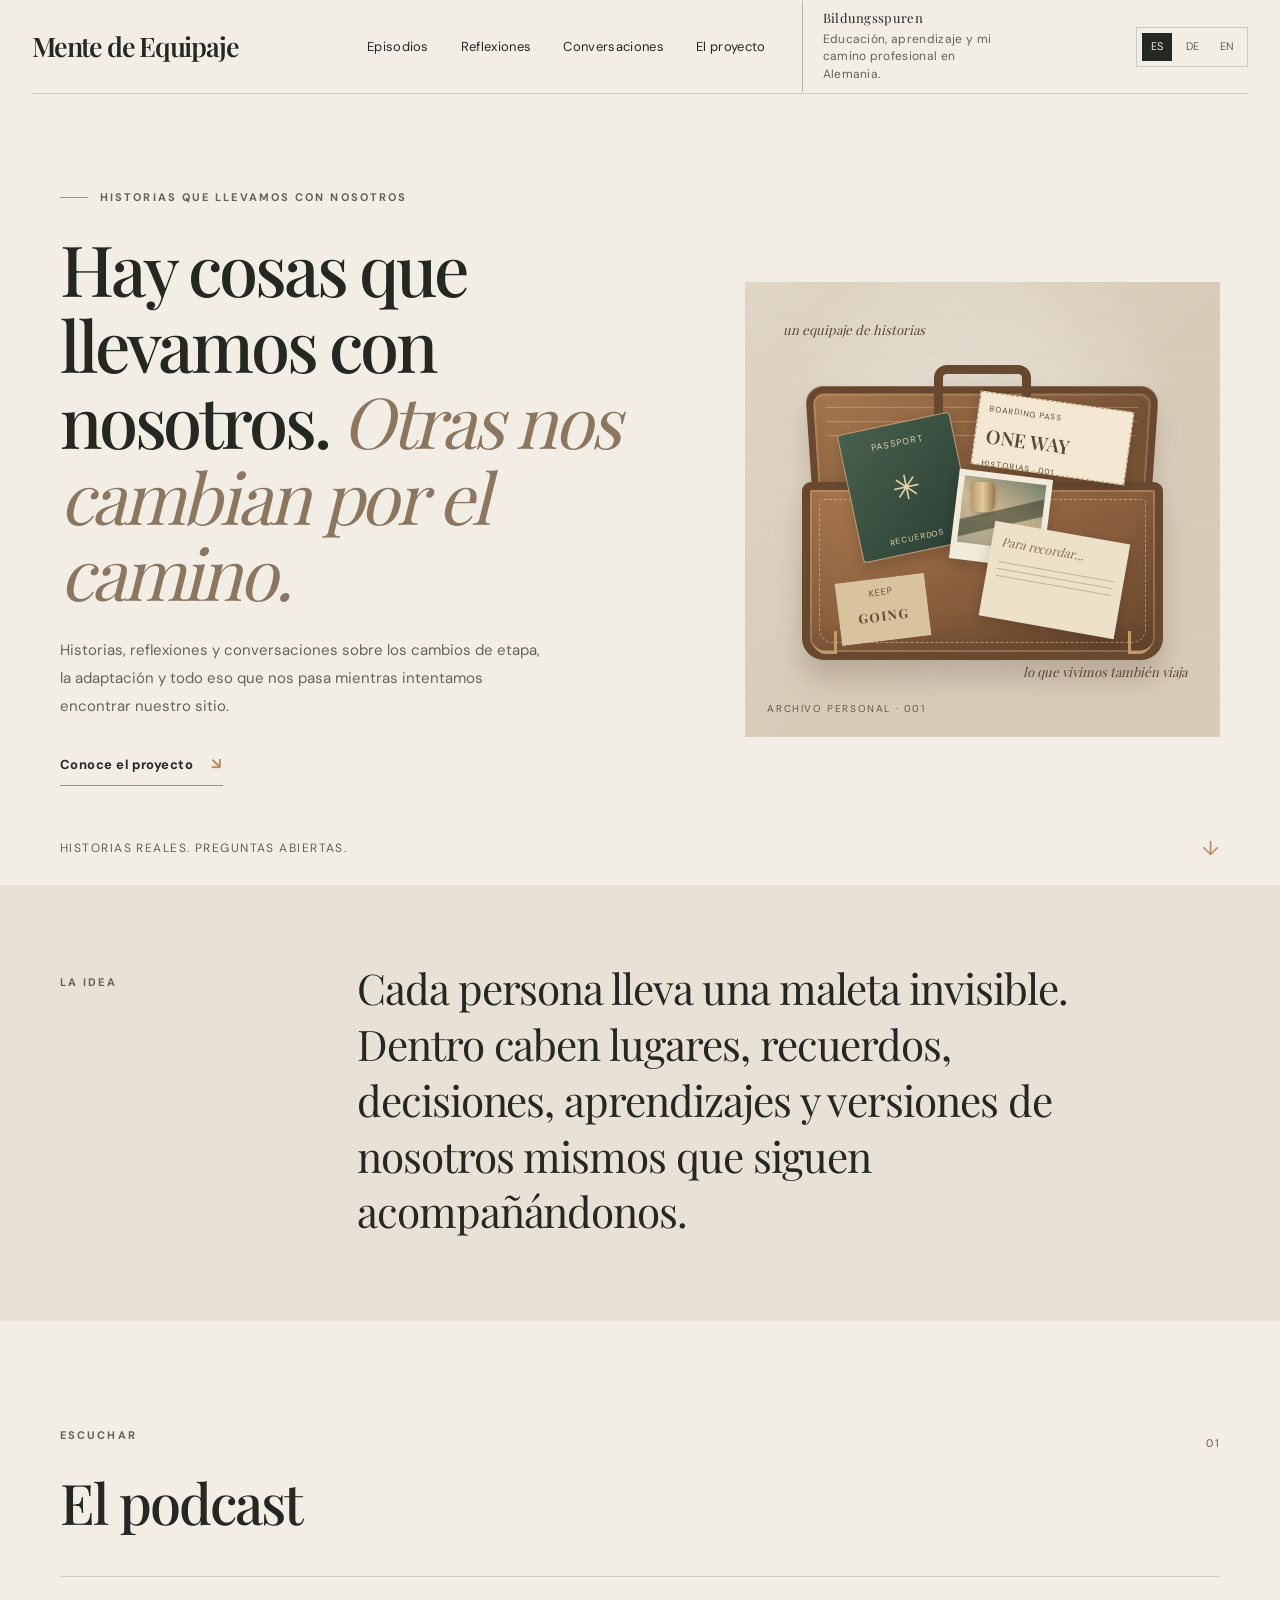
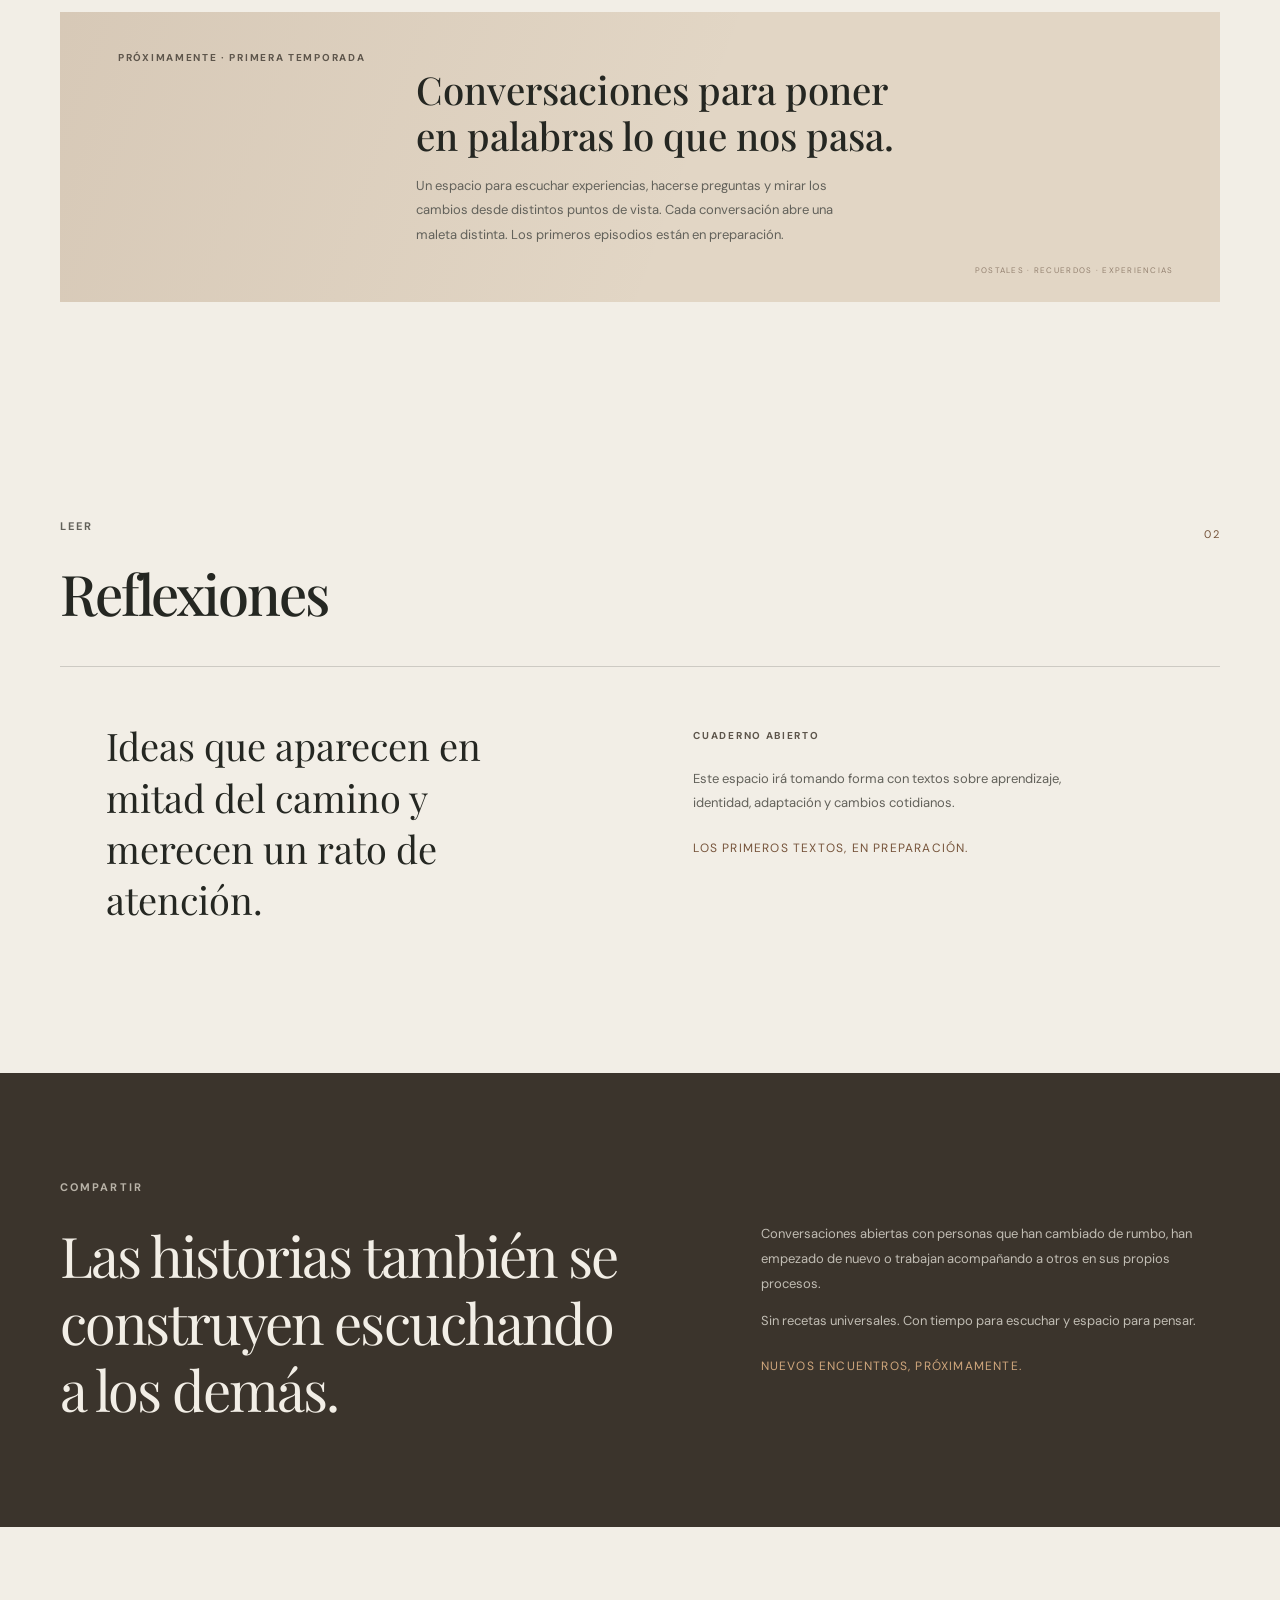
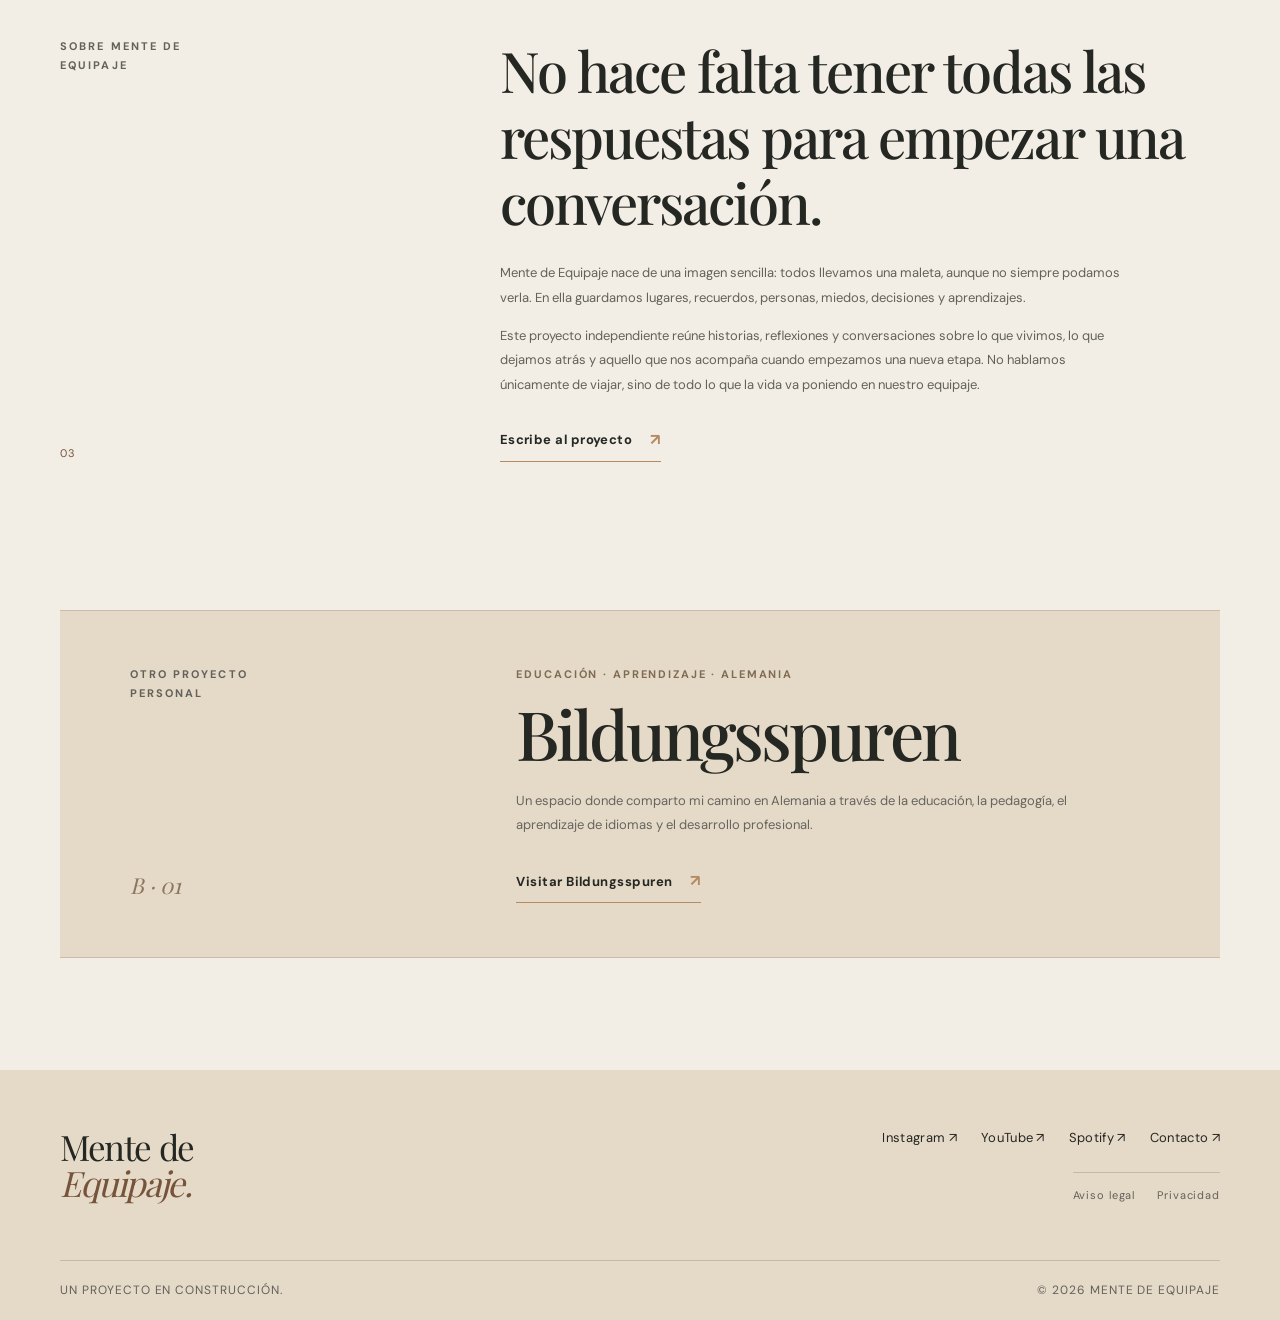
<file: index.html>
<!doctype html>
<html lang="es">
<head>
  <meta charset="utf-8">
  <meta name="viewport" content="width=device-width, initial-scale=1">
  <meta name="theme-color" content="#f2eee6">
  <title>Mente de Equipaje | Historias y cambios de vida</title>
  <meta name="description" content="Mente de Equipaje: podcast de historias, reflexiones y conversaciones sobre migración, cambios de vida, identidad, aprendizaje y experiencias humanas.">
  <meta name="author" content="Mente de Equipaje">
  <meta name="robots" content="index, follow, max-image-preview:large, max-snippet:-1, max-video-preview:-1">
  <meta name="googlebot" content="index, follow, max-image-preview:large, max-snippet:-1, max-video-preview:-1">
  <meta name="referrer" content="strict-origin-when-cross-origin">
  <link rel="icon" type="image/svg+xml" href="/assets/icons/favicon.svg">
  <link rel="manifest" href="/site.webmanifest">
  <link rel="sitemap" type="application/xml" href="/sitemap.xml">
  <link rel="canonical" href="https://mentedeequipaje.com/">
  <link rel="alternate" hreflang="es" href="https://mentedeequipaje.com/">
  <link rel="alternate" hreflang="de" href="https://mentedeequipaje.com/de/">
  <link rel="alternate" hreflang="en-GB" href="https://mentedeequipaje.com/en/">
  <link rel="alternate" hreflang="x-default" href="https://mentedeequipaje.com/">
  <meta property="og:type" content="website">
  <meta property="og:locale" content="es_ES">
  <meta property="og:url" content="https://mentedeequipaje.com/">
  <meta property="og:title" content="Mente de Equipaje">
  <meta property="og:description" content="Historias, recuerdos y conversaciones sobre todo aquello que llevamos con nosotros.">
  <meta property="og:site_name" content="Mente de Equipaje">
  <meta property="og:image" content="https://mentedeequipaje.com/assets/images/og-image.jpg">
  <meta property="og:image:alt" content="Maleta abierta con recuerdos y objetos que representan las historias que llevamos con nosotros.">
  <meta name="twitter:card" content="summary_large_image">
  <meta name="twitter:image" content="https://mentedeequipaje.com/assets/images/og-image.jpg">
  <meta name="twitter:image:alt" content="Maleta abierta con recuerdos y objetos que representan las historias que llevamos con nosotros.">
  <meta property="og:locale:alternate" content="de_DE">
  <meta property="og:locale:alternate" content="en_GB">

  <meta name="twitter:title" content="Mente de Equipaje | Historias, cambios y vida real">
  <meta name="twitter:description" content="Historias, reflexiones y conversaciones sobre migración, identidad, cambios de etapa y experiencias humanas.">
  <link rel="stylesheet" href="css/styles.css?v=20261118-1">
  <script type="application/ld+json">
  {
    "@context": "https://schema.org",
    "@type": "WebSite",
    "name": "Mente de Equipaje",
    "url": "https://mentedeequipaje.com/",
    "description": "Podcast de historias, reflexiones y conversaciones sobre migración, cambios de vida, identidad, aprendizaje y experiencias humanas.",
    "inLanguage": "es",
    "publisher": {
      "@type": "Organization",
      "name": "Mente de Equipaje",
      "url": "https://mentedeequipaje.com/",
      "sameAs": [
        "https://www.instagram.com/mentedeequipaje/",
        "https://www.youtube.com/@mentedeequipaje",
        "https://open.spotify.com/show/033NjK12Xy07AXqCujyOPZ"
      ]
    }
  }
  </script>
  <script src="js/main.js?v=20261117-4" defer></script>
</head>
<body>
  <a class="skip-link" href="#contenido">Saltar al contenido</a>

  <header class="site-header">
    <a class="wordmark" href="#inicio" aria-label="Mente de Equipaje, inicio">
      <span class="wordmark-name">Mente de Equipaje</span>
    </a>
    <button class="menu-toggle" type="button" aria-expanded="false" aria-controls="site-nav">
      <span class="sr-only">Abrir menú</span>
      <span></span><span></span>
    </button>
    <nav class="site-nav" id="site-nav" aria-label="Navegación principal">
      <a href="#episodios">Episodios</a>
      <a href="#reflexiones">Reflexiones</a>
      <a href="#conversaciones">Conversaciones</a>
      <a href="#proyecto">El proyecto</a>
          <a class="nav-project-link" href="https://bildungsspuren.de/" target="_blank" rel="noopener noreferrer"><span>Bildungsspuren</span><small>Educación, aprendizaje y mi camino profesional en Alemania.</small></a>
    </nav>
    <div class="language-switch" aria-label="Idioma">
      <span aria-current="page" lang="es">ES</span>
      <a href="de/" lang="de" data-language-choice="de">DE</a>
      <a href="en/" lang="en" data-language-choice="en">EN</a>
    </div>
  </header>

  <main id="contenido" tabindex="-1">
    <section class="hero section-shell" id="inicio">
      <div class="hero-copy">
        <p class="eyebrow"><span class="eyebrow-line"></span> Historias que llevamos con nosotros</p>
        <h1>Hay cosas que llevamos con nosotros. <em>Otras nos cambian por el camino.</em></h1>
        <p class="hero-intro">Historias, reflexiones y conversaciones sobre los cambios de etapa, la adaptación y todo eso que nos pasa mientras intentamos encontrar nuestro sitio.</p>
        <a class="text-link" href="#proyecto">Conoce el proyecto <span aria-hidden="true">↘</span></a>
      </div>
      <div class="hero-art" role="img" aria-label="Una maleta de cuero abierta con pasaportes, cartas, fotografías y recuerdos de distintos momentos de la vida">
        <span class="art-caption caption-top">un equipaje de historias</span>
        <div class="suitcase-scene">
          <div class="suitcase-handle"></div>
          <div class="suitcase-lid">
            <span class="lining-line"></span>
            <span class="lining-line"></span>
            <span class="lining-line"></span>
          </div>
          <div class="suitcase-base">
            <span class="suitcase-seam"></span>
            <span class="suitcase-lock"></span>
            <span class="suitcase-corner corner-left"></span>
            <span class="suitcase-corner corner-right"></span>
          </div>
          <div class="memory-passport">
            <span class="passport-mark">PASSPORT</span>
            <span class="passport-globe">✳</span>
            <span class="passport-country">RECUERDOS</span>
          </div>
          <div class="memory-ticket">
            <span>BOARDING PASS</span>
            <strong>ONE WAY</strong>
            <small>HISTORIAS · 001</small>
          </div>
          <div class="memory-photo"><span></span></div>
          <div class="memory-letter"><span>Para recordar...</span><i></i><i></i><i></i></div>
          <div class="memory-tag"><span>KEEP</span><strong>GOING</strong></div>
        </div>
        <span class="art-caption caption-bottom">lo que vivimos también viaja</span>
        <span class="art-index">ARCHIVO PERSONAL · 001</span>
      </div>
      <div class="hero-bottom">
        <span>Historias reales. Preguntas abiertas.</span>
        <a href="#explorar" aria-label="Bajar para explorar">↓</a>
      </div>
    </section>

    <section class="intro-band" id="explorar">
      <div class="section-shell intro-grid">
        <p class="eyebrow">La idea</p>
        <p class="intro-statement">Cada persona lleva una maleta invisible. Dentro caben lugares, recuerdos, decisiones, aprendizajes y versiones de nosotros mismos que siguen acompañándonos.</p>
      </div>
    </section>

    <section class="content-section section-shell" id="episodios">
      <div class="section-heading">
        <div>
          <p class="eyebrow">Escuchar</p>
          <h2>El podcast</h2>
        </div>
        <span class="section-number">01</span>
      </div>
      <div class="feature-panel">
        <div class="feature-index">PRÓXIMAMENTE · PRIMERA TEMPORADA</div>
        <div class="feature-content">
          <h3>Conversaciones para poner en palabras lo que nos pasa.</h3>
          <p>Un espacio para escuchar experiencias, hacerse preguntas y mirar los cambios desde distintos puntos de vista. Cada conversación abre una maleta distinta. Los primeros episodios están en preparación.</p>
        </div>
      </div>
    </section>

    <section class="content-section section-shell" id="reflexiones">
      <div class="section-heading">
        <div>
          <p class="eyebrow">Leer</p>
          <h2>Reflexiones</h2>
        </div>
        <span class="section-number">02</span>
      </div>
      <div class="quiet-grid">
        <p class="large-note">Ideas que aparecen en mitad del camino y merecen un rato de atención.</p>
        <div class="quiet-note">
          <span class="note-label">CUADERNO ABIERTO</span>
          <p>Este espacio irá tomando forma con textos sobre aprendizaje, identidad, adaptación y cambios cotidianos.</p>
          <span class="note-status">Los primeros textos, en preparación.</span>
        </div>
      </div>
    </section>

    <section class="conversation-section" id="conversaciones">
      <div class="section-shell conversation-grid">
        <div>
          <p class="eyebrow eyebrow-light">Compartir</p>
          <h2>Las historias también se construyen escuchando a los demás.</h2>
        </div>
        <div class="conversation-copy">
          <p>Conversaciones abiertas con personas que han cambiado de rumbo, han empezado de nuevo o trabajan acompañando a otros en sus propios procesos.</p>
          <p>Sin recetas universales. Con tiempo para escuchar y espacio para pensar.</p>
          <span class="note-status light-status">Nuevos encuentros, próximamente.</span>
        </div>
      </div>
    </section>

    <section class="about-section section-shell" id="proyecto">
      <div class="about-label">
        <p class="eyebrow">Sobre Mente de Equipaje</p>
        <span class="section-number">03</span>
      </div>
      <div class="about-copy">
        <h2>No hace falta tener todas las respuestas para empezar una conversación.</h2>
        <p>Mente de Equipaje nace de una imagen sencilla: todos llevamos una maleta, aunque no siempre podamos verla. En ella guardamos lugares, recuerdos, personas, miedos, decisiones y aprendizajes.</p>
        <p>Este proyecto independiente reúne historias, reflexiones y conversaciones sobre lo que vivimos, lo que dejamos atrás y aquello que nos acompaña cuando empezamos una nueva etapa. No hablamos únicamente de viajar, sino de todo lo que la vida va poniendo en nuestro equipaje.</p>
<a class="text-link" href="mailto:mentedeequipaje@gmail.com">Escribe al proyecto <span aria-hidden="true">↗</span></a>
      </div>
    </section>

    <section class="related-project section-shell" aria-labelledby="related-project-title">
      <div class="related-project-inner">
        <div class="related-project-label">
          <p class="eyebrow">Otro proyecto personal</p>
          <span class="related-project-mark">B · 01</span>
        </div>
        <div class="related-project-content">
          <p class="related-project-kicker">Educación · Aprendizaje · Alemania</p>
          <h2 id="related-project-title">Bildungsspuren</h2>
          <p>Un espacio donde comparto mi camino en Alemania a través de la educación, la pedagogía, el aprendizaje de idiomas y el desarrollo profesional.</p>
          <a class="text-link" href="https://bildungsspuren.de/" target="_blank" rel="noopener noreferrer">Visitar Bildungsspuren <span aria-hidden="true">↗</span></a>
        </div>
      </div>
    </section>
  </main>

  <footer class="site-footer">
    <div class="footer-top section-shell">
      <a class="footer-wordmark" href="#inicio">Mente de<br><em>Equipaje.</em></a>
      <div class="footer-link-groups">
        <div class="footer-links">
          <a href="https://instagram.com/mentedeequipaje" target="_blank" rel="noopener noreferrer">Instagram ↗</a>
          <a href="https://youtube.com/@mentedeequipaje" target="_blank" rel="noopener noreferrer">YouTube ↗</a>
          <a href="https://open.spotify.com/show/033NjK12Xy07AXqCujyOPZ" target="_blank" rel="noopener noreferrer">Spotify ↗</a>
          <a href="mailto:mentedeequipaje@gmail.com">Contacto ↗</a>
        </div>
        <nav class="footer-legal-links" aria-label="Información legal">
          <a href="es/aviso-legal.html">Aviso legal</a>
          <a href="es/privacidad.html">Privacidad</a>
        </nav>
      </div>
    </div>
    <div class="footer-bottom section-shell">
      <span>Un proyecto en construcción.</span>
      <span>© <span id="year"></span> Mente de Equipaje</span>
    </div>
  </footer>
</body>
</html>
</file>
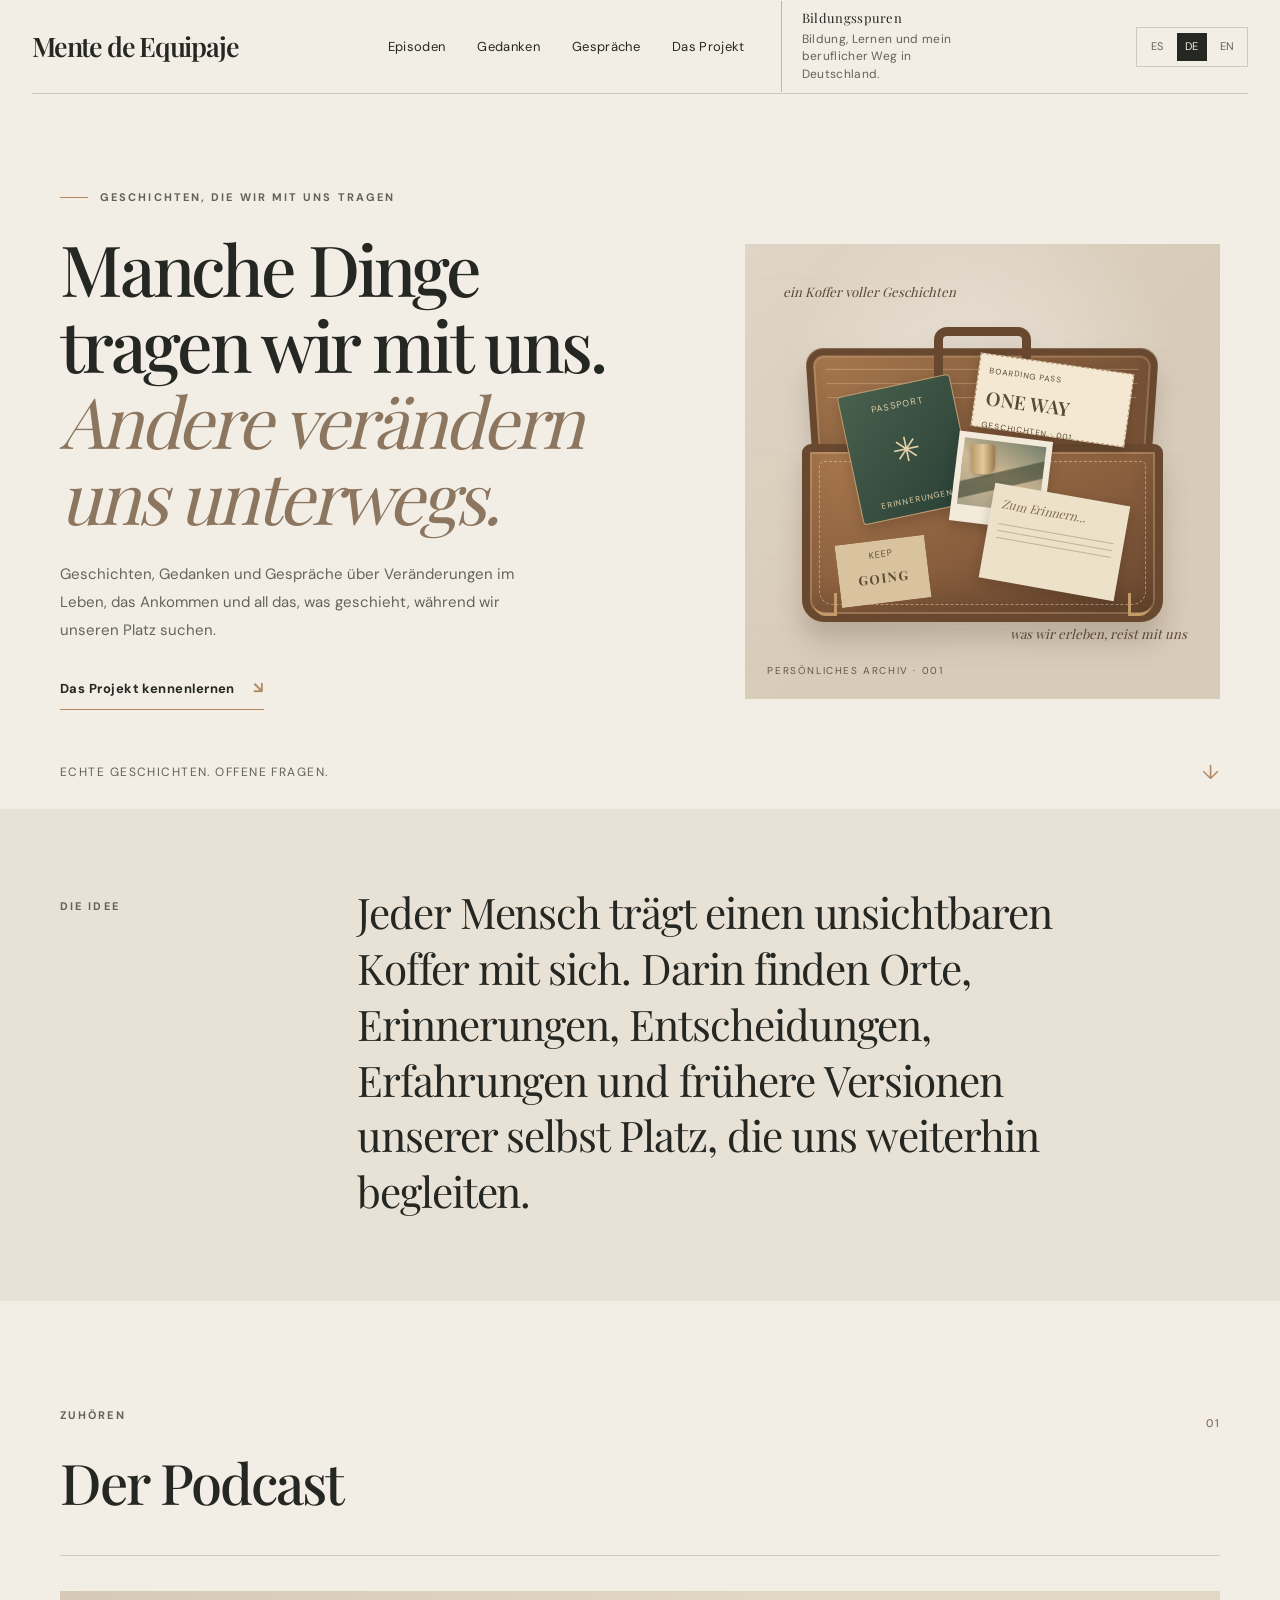
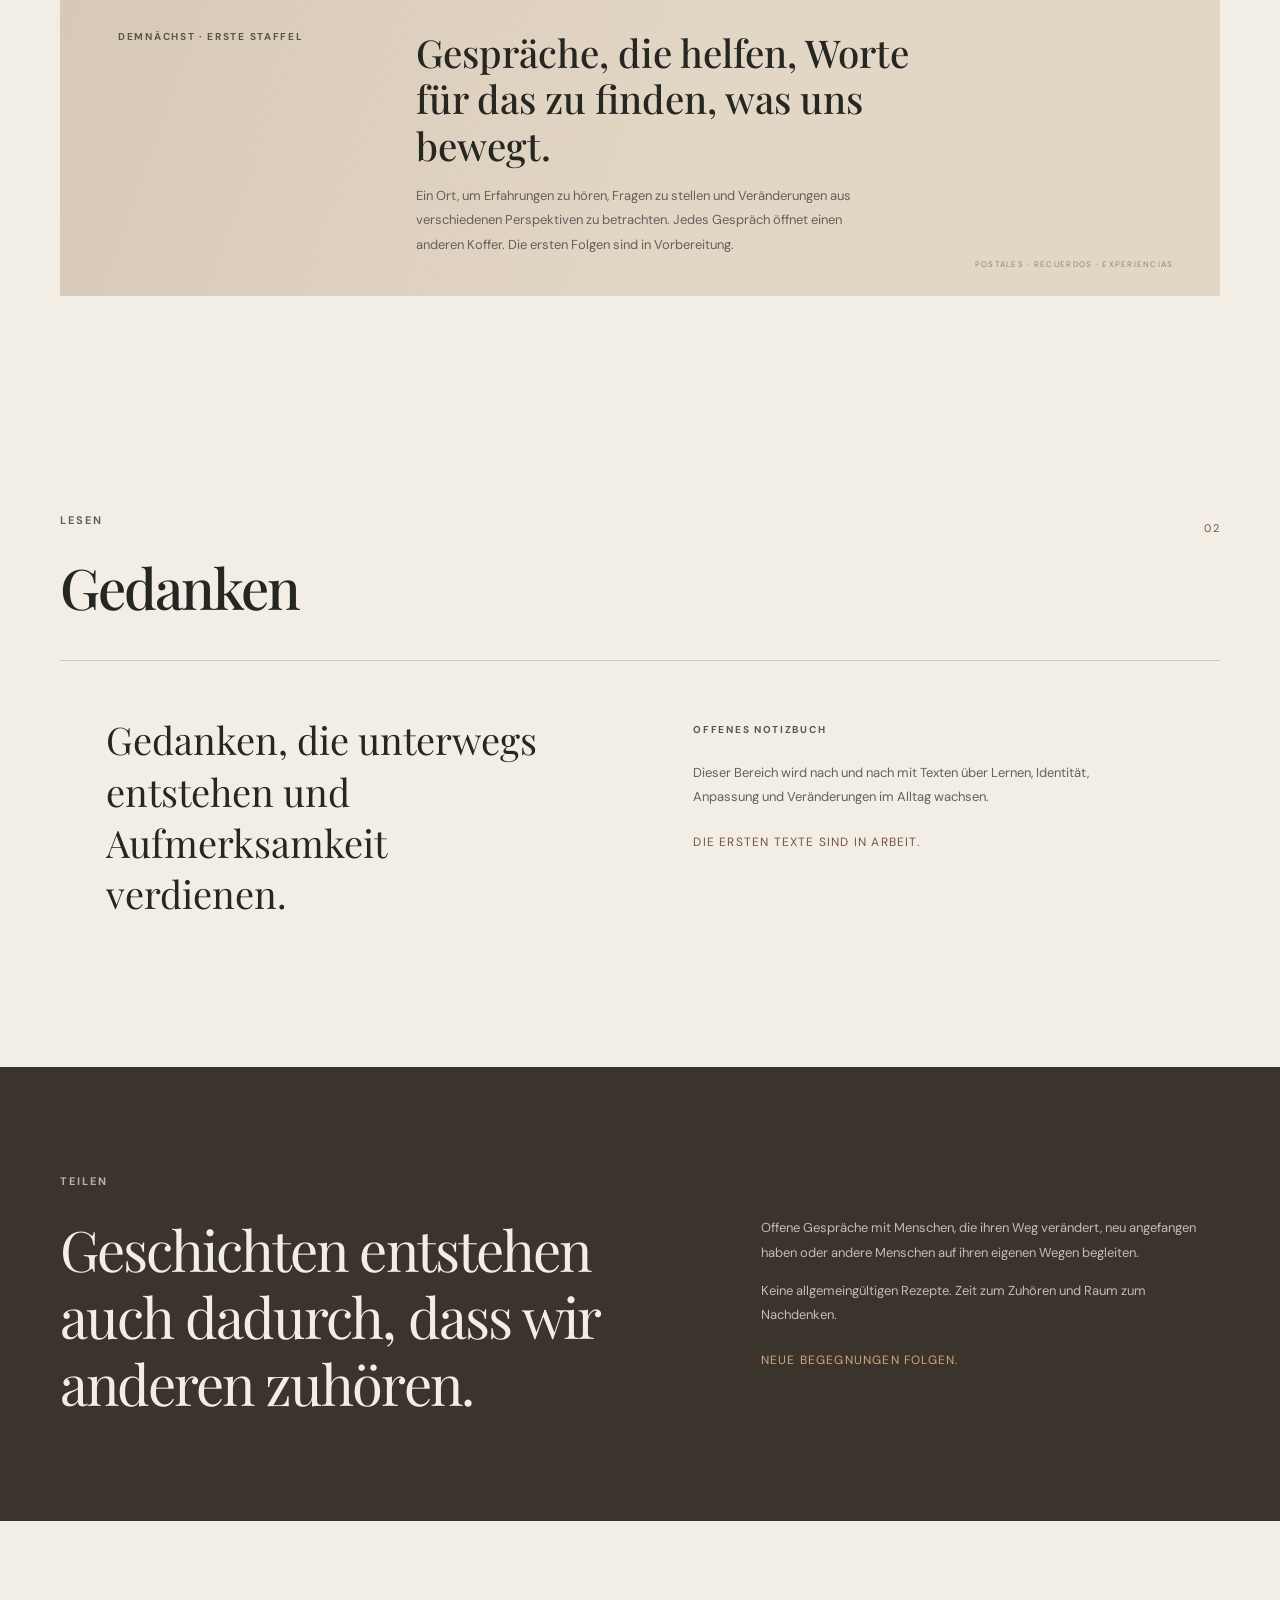
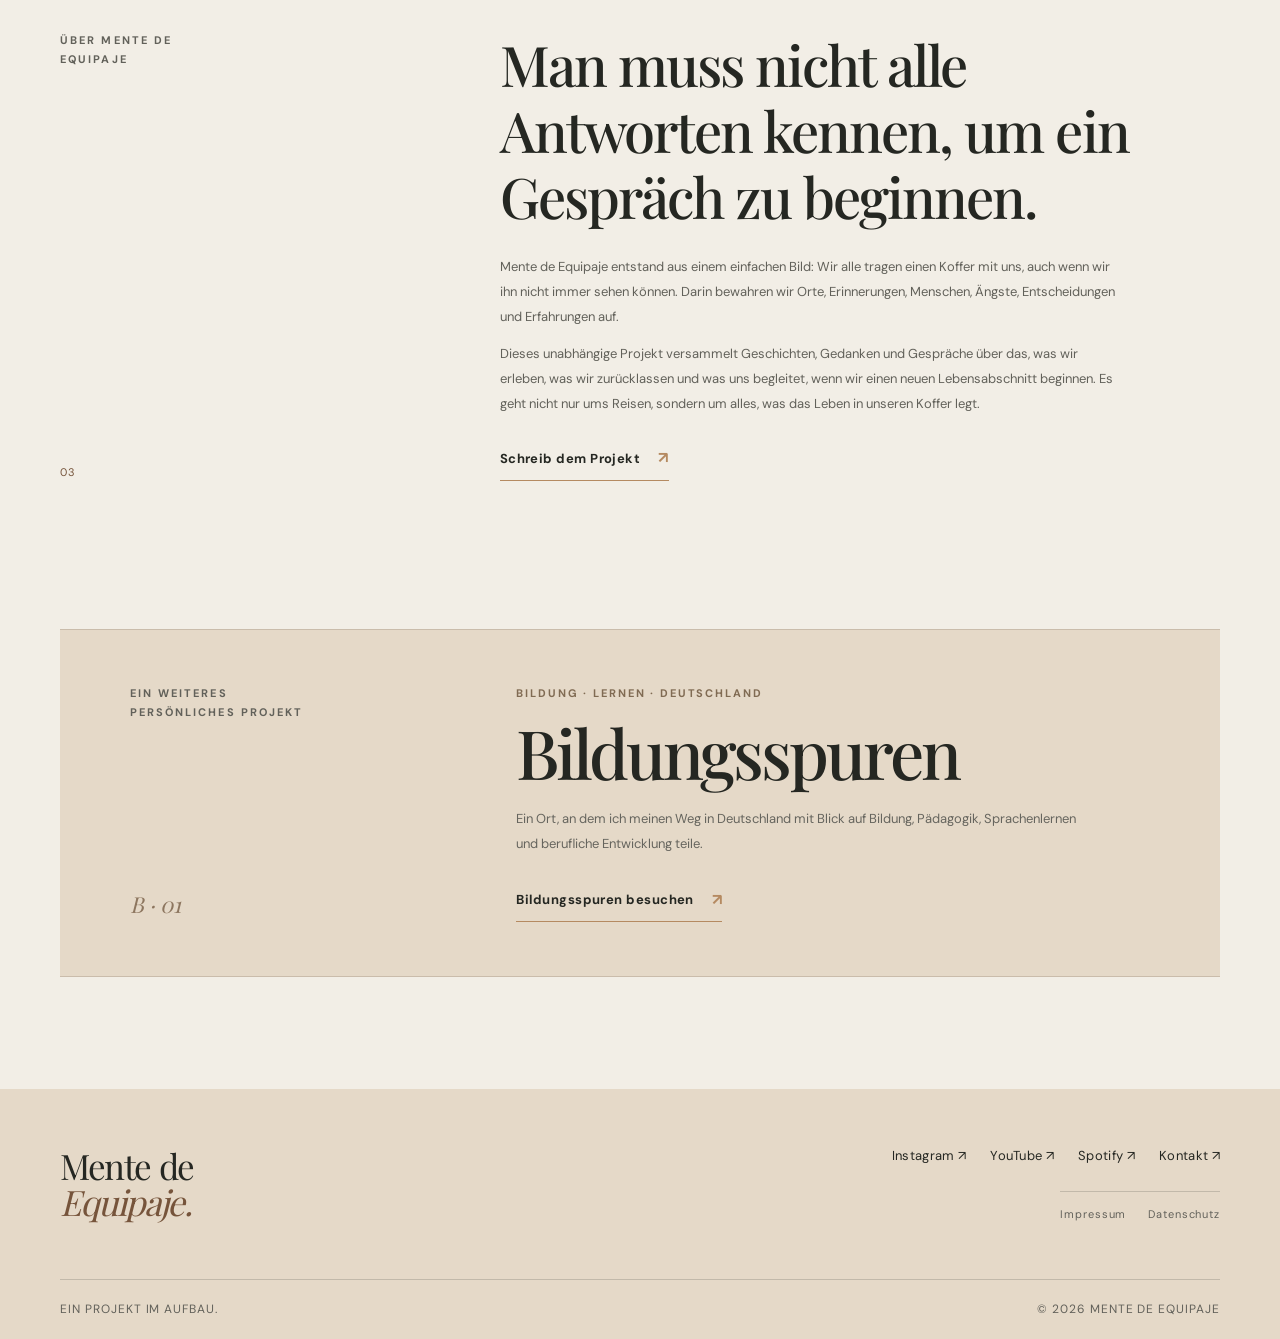
<file: de/index.html>
<!doctype html>
<html lang="de-DE">
<head>
  <meta charset="utf-8">
  <meta name="viewport" content="width=device-width, initial-scale=1">
  <meta name="theme-color" content="#f2eee6">
  <title>Mente de Equipaje | Geschichten über Lebensveränderungen</title>
  <meta name="description" content="Mente de Equipaje: Geschichten, Gedanken und Gespräche über Migration, Lebensveränderungen, Identität, Lernen und menschliche Erfahrungen.">
  <meta name="author" content="Mente de Equipaje">
  <meta name="robots" content="index, follow, max-image-preview:large, max-snippet:-1, max-video-preview:-1">
  <meta name="googlebot" content="index, follow, max-image-preview:large, max-snippet:-1, max-video-preview:-1">
  <meta name="referrer" content="strict-origin-when-cross-origin">
  <link rel="icon" type="image/svg+xml" href="/assets/icons/favicon.svg">
  <link rel="manifest" href="/site.webmanifest">
  <link rel="sitemap" type="application/xml" href="/sitemap.xml">
  <link rel="canonical" href="https://mentedeequipaje.com/de/">
  <link rel="alternate" hreflang="es" href="https://mentedeequipaje.com/">
  <link rel="alternate" hreflang="de" href="https://mentedeequipaje.com/de/">
  <link rel="alternate" hreflang="en-GB" href="https://mentedeequipaje.com/en/">
  <link rel="alternate" hreflang="x-default" href="https://mentedeequipaje.com/">
  <meta property="og:type" content="website">
  <meta property="og:locale" content="de_DE">
  <meta property="og:url" content="https://mentedeequipaje.com/de/">
  <meta property="og:title" content="Mente de Equipaje">
  <meta property="og:description" content="Geschichten, Erinnerungen und Gespräche über all das, was wir mit uns tragen.">
  <meta property="og:site_name" content="Mente de Equipaje">
  <meta property="og:image" content="https://mentedeequipaje.com/assets/images/og-image.jpg">
  <meta property="og:image:alt" content="Ein offener Koffer mit Erinnerungsstücken und Gegenständen, die für die Geschichten stehen, die wir mit uns tragen.">
  <meta name="twitter:card" content="summary_large_image">
  <meta name="twitter:image" content="https://mentedeequipaje.com/assets/images/og-image.jpg">
  <meta name="twitter:image:alt" content="Ein offener Koffer mit Erinnerungsstücken und Gegenständen, die für die Geschichten stehen, die wir mit uns tragen.">
  <meta property="og:locale:alternate" content="es_ES">
  <meta property="og:locale:alternate" content="en_GB">

  <meta name="twitter:title" content="Mente de Equipaje | Geschichten, Veränderungen und das echte Leben">
  <meta name="twitter:description" content="Geschichten, Gedanken und Gespräche über Migration, Identität, Lebensabschnitte und menschliche Erfahrungen.">
  <link rel="stylesheet" href="../css/styles.css?v=20261118-1">
  <script type="application/ld+json">
  {
    "@context": "https://schema.org",
    "@type": "WebSite",
    "name": "Mente de Equipaje",
    "url": "https://mentedeequipaje.com/de/",
    "description": "Ein Podcast mit Geschichten, Gedanken und Gesprächen über Migration, Lebensveränderungen, Identität, Lernen und menschliche Erfahrungen.",
    "inLanguage": "de-DE",
    "publisher": {
      "@type": "Organization",
      "name": "Mente de Equipaje",
      "url": "https://mentedeequipaje.com/",
      "sameAs": [
        "https://www.instagram.com/mentedeequipaje/",
        "https://www.youtube.com/@mentedeequipaje",
        "https://open.spotify.com/show/033NjK12Xy07AXqCujyOPZ"
      ]
    }
  }
  </script>
  <script src="../js/main.js?v=20261117-4" defer></script>
</head>
<body>
  <a class="skip-link" href="#contenido">Zum Inhalt springen</a>

  <header class="site-header">
    <a class="wordmark" href="#inicio" aria-label="Mente de Equipaje, Startseite">
      <span class="wordmark-name">Mente de Equipaje</span>
    </a>
    <button class="menu-toggle" type="button" aria-expanded="false" aria-controls="site-nav">
      <span class="sr-only">Menü öffnen</span>
      <span></span><span></span>
    </button>
    <nav class="site-nav" id="site-nav" aria-label="Hauptnavigation">
      <a href="#episodios">Episoden</a>
      <a href="#reflexiones">Gedanken</a>
      <a href="#conversaciones">Gespräche</a>
      <a href="#proyecto">Das Projekt</a>
          <a class="nav-project-link" href="https://bildungsspuren.de/" target="_blank" rel="noopener noreferrer"><span>Bildungsspuren</span><small>Bildung, Lernen und mein beruflicher Weg in Deutschland.</small></a>
    </nav>
    <div class="language-switch" aria-label="Sprache">
      <a href="../" lang="es" data-language-choice="es">ES</a>
      <span aria-current="page" lang="de">DE</span>
      <a href="../en/" lang="en" data-language-choice="en">EN</a>
    </div>
  </header>

  <main id="contenido" tabindex="-1">
    <section class="hero section-shell" id="inicio">
      <div class="hero-copy">
        <p class="eyebrow"><span class="eyebrow-line"></span> Geschichten, die wir mit uns tragen</p>
        <h1>Manche Dinge tragen wir mit uns. <em>Andere verändern uns unterwegs.</em></h1>
        <p class="hero-intro">Geschichten, Gedanken und Gespräche über Veränderungen im Leben, das Ankommen und all das, was geschieht, während wir unseren Platz suchen.</p>
        <a class="text-link" href="#proyecto">Das Projekt kennenlernen <span aria-hidden="true">↘</span></a>
      </div>
      <div class="hero-art" role="img" aria-label="Ein offener Lederkoffer mit Pässen, Briefen, Fotos und Erinnerungsstücken aus verschiedenen Lebensphasen">
        <span class="art-caption caption-top">ein Koffer voller Geschichten</span>
        <div class="suitcase-scene">
          <div class="suitcase-handle"></div>
          <div class="suitcase-lid">
            <span class="lining-line"></span>
            <span class="lining-line"></span>
            <span class="lining-line"></span>
          </div>
          <div class="suitcase-base">
            <span class="suitcase-seam"></span>
            <span class="suitcase-lock"></span>
            <span class="suitcase-corner corner-left"></span>
            <span class="suitcase-corner corner-right"></span>
          </div>
          <div class="memory-passport">
            <span class="passport-mark">PASSPORT</span>
            <span class="passport-globe">✳</span>
            <span class="passport-country">ERINNERUNGEN</span>
          </div>
          <div class="memory-ticket">
            <span>BOARDING PASS</span>
            <strong>ONE WAY</strong>
            <small>GESCHICHTEN · 001</small>
          </div>
          <div class="memory-photo"><span></span></div>
          <div class="memory-letter"><span>Zum Erinnern...</span><i></i><i></i><i></i></div>
          <div class="memory-tag"><span>KEEP</span><strong>GOING</strong></div>
        </div>
        <span class="art-caption caption-bottom">was wir erleben, reist mit uns</span>
        <span class="art-index">PERSÖNLICHES ARCHIV · 001</span>
      </div>
      <div class="hero-bottom">
        <span>Echte Geschichten. Offene Fragen.</span>
        <a href="#explorar" aria-label="Weiter nach unten">↓</a>
      </div>
    </section>

    <section class="intro-band" id="explorar">
      <div class="section-shell intro-grid">
        <p class="eyebrow">Die Idee</p>
        <p class="intro-statement">Jeder Mensch trägt einen unsichtbaren Koffer mit sich. Darin finden Orte, Erinnerungen, Entscheidungen, Erfahrungen und frühere Versionen unserer selbst Platz, die uns weiterhin begleiten.</p>
      </div>
    </section>

    <section class="content-section section-shell" id="episodios">
      <div class="section-heading">
        <div>
          <p class="eyebrow">Zuhören</p>
          <h2>Der Podcast</h2>
        </div>
        <span class="section-number">01</span>
      </div>
      <div class="feature-panel">
        <div class="feature-index">DEMNÄCHST · ERSTE STAFFEL</div>
        <div class="feature-content">
          <h3>Gespräche, die helfen, Worte für das zu finden, was uns bewegt.</h3>
          <p>Ein Ort, um Erfahrungen zu hören, Fragen zu stellen und Veränderungen aus verschiedenen Perspektiven zu betrachten. Jedes Gespräch öffnet einen anderen Koffer. Die ersten Folgen sind in Vorbereitung.</p>
        </div>
      </div>
    </section>

    <section class="content-section section-shell" id="reflexiones">
      <div class="section-heading">
        <div>
          <p class="eyebrow">Lesen</p>
          <h2>Gedanken</h2>
        </div>
        <span class="section-number">02</span>
      </div>
      <div class="quiet-grid">
        <p class="large-note">Gedanken, die unterwegs entstehen und Aufmerksamkeit verdienen.</p>
        <div class="quiet-note">
          <span class="note-label">OFFENES NOTIZBUCH</span>
          <p>Dieser Bereich wird nach und nach mit Texten über Lernen, Identität, Anpassung und Veränderungen im Alltag wachsen.</p>
          <span class="note-status">Die ersten Texte sind in Arbeit.</span>
        </div>
      </div>
    </section>

    <section class="conversation-section" id="conversaciones">
      <div class="section-shell conversation-grid">
        <div>
          <p class="eyebrow eyebrow-light">Teilen</p>
          <h2>Geschichten entstehen auch dadurch, dass wir anderen zuhören.</h2>
        </div>
        <div class="conversation-copy">
          <p>Offene Gespräche mit Menschen, die ihren Weg verändert, neu angefangen haben oder andere Menschen auf ihren eigenen Wegen begleiten.</p>
          <p>Keine allgemeingültigen Rezepte. Zeit zum Zuhören und Raum zum Nachdenken.</p>
          <span class="note-status light-status">Neue Begegnungen folgen.</span>
        </div>
      </div>
    </section>

    <section class="about-section section-shell" id="proyecto">
      <div class="about-label">
        <p class="eyebrow">Über Mente de Equipaje</p>
        <span class="section-number">03</span>
      </div>
      <div class="about-copy">
        <h2>Man muss nicht alle Antworten kennen, um ein Gespräch zu beginnen.</h2>
        <p>Mente de Equipaje entstand aus einem einfachen Bild: Wir alle tragen einen Koffer mit uns, auch wenn wir ihn nicht immer sehen können. Darin bewahren wir Orte, Erinnerungen, Menschen, Ängste, Entscheidungen und Erfahrungen auf.</p>
        <p>Dieses unabhängige Projekt versammelt Geschichten, Gedanken und Gespräche über das, was wir erleben, was wir zurücklassen und was uns begleitet, wenn wir einen neuen Lebensabschnitt beginnen. Es geht nicht nur ums Reisen, sondern um alles, was das Leben in unseren Koffer legt.</p>
<a class="text-link" href="mailto:mentedeequipaje@gmail.com">Schreib dem Projekt <span aria-hidden="true">↗</span></a>
      </div>
    </section>

    <section class="related-project section-shell" aria-labelledby="related-project-title">
      <div class="related-project-inner">
        <div class="related-project-label">
          <p class="eyebrow">Ein weiteres persönliches Projekt</p>
          <span class="related-project-mark">B · 01</span>
        </div>
        <div class="related-project-content">
          <p class="related-project-kicker">Bildung · Lernen · Deutschland</p>
          <h2 id="related-project-title">Bildungsspuren</h2>
          <p>Ein Ort, an dem ich meinen Weg in Deutschland mit Blick auf Bildung, Pädagogik, Sprachenlernen und berufliche Entwicklung teile.</p>
          <a class="text-link" href="https://bildungsspuren.de/" target="_blank" rel="noopener noreferrer">Bildungsspuren besuchen <span aria-hidden="true">↗</span></a>
        </div>
      </div>
    </section>
  </main>

  <footer class="site-footer">
    <div class="footer-top section-shell">
      <a class="footer-wordmark" href="#inicio">Mente de<br><em>Equipaje.</em></a>
      <div class="footer-link-groups">
        <div class="footer-links">
          <a href="https://instagram.com/mentedeequipaje" target="_blank" rel="noopener noreferrer">Instagram ↗</a>
          <a href="https://youtube.com/@mentedeequipaje" target="_blank" rel="noopener noreferrer">YouTube ↗</a>
          <a href="https://open.spotify.com/show/033NjK12Xy07AXqCujyOPZ" target="_blank" rel="noopener noreferrer">Spotify ↗</a>
          <a href="mailto:mentedeequipaje@gmail.com">Kontakt ↗</a>
        </div>
        <nav class="footer-legal-links" aria-label="Rechtliche Informationen">
          <a href="../impressum.html">Impressum</a>
          <a href="../datenschutz.html">Datenschutz</a>
        </nav>
      </div>
    </div>
    <div class="footer-bottom section-shell">
      <span>Ein Projekt im Aufbau.</span>
      <span>© <span id="year"></span> Mente de Equipaje</span>
    </div>
  </footer>
</body>
</html>
</file>
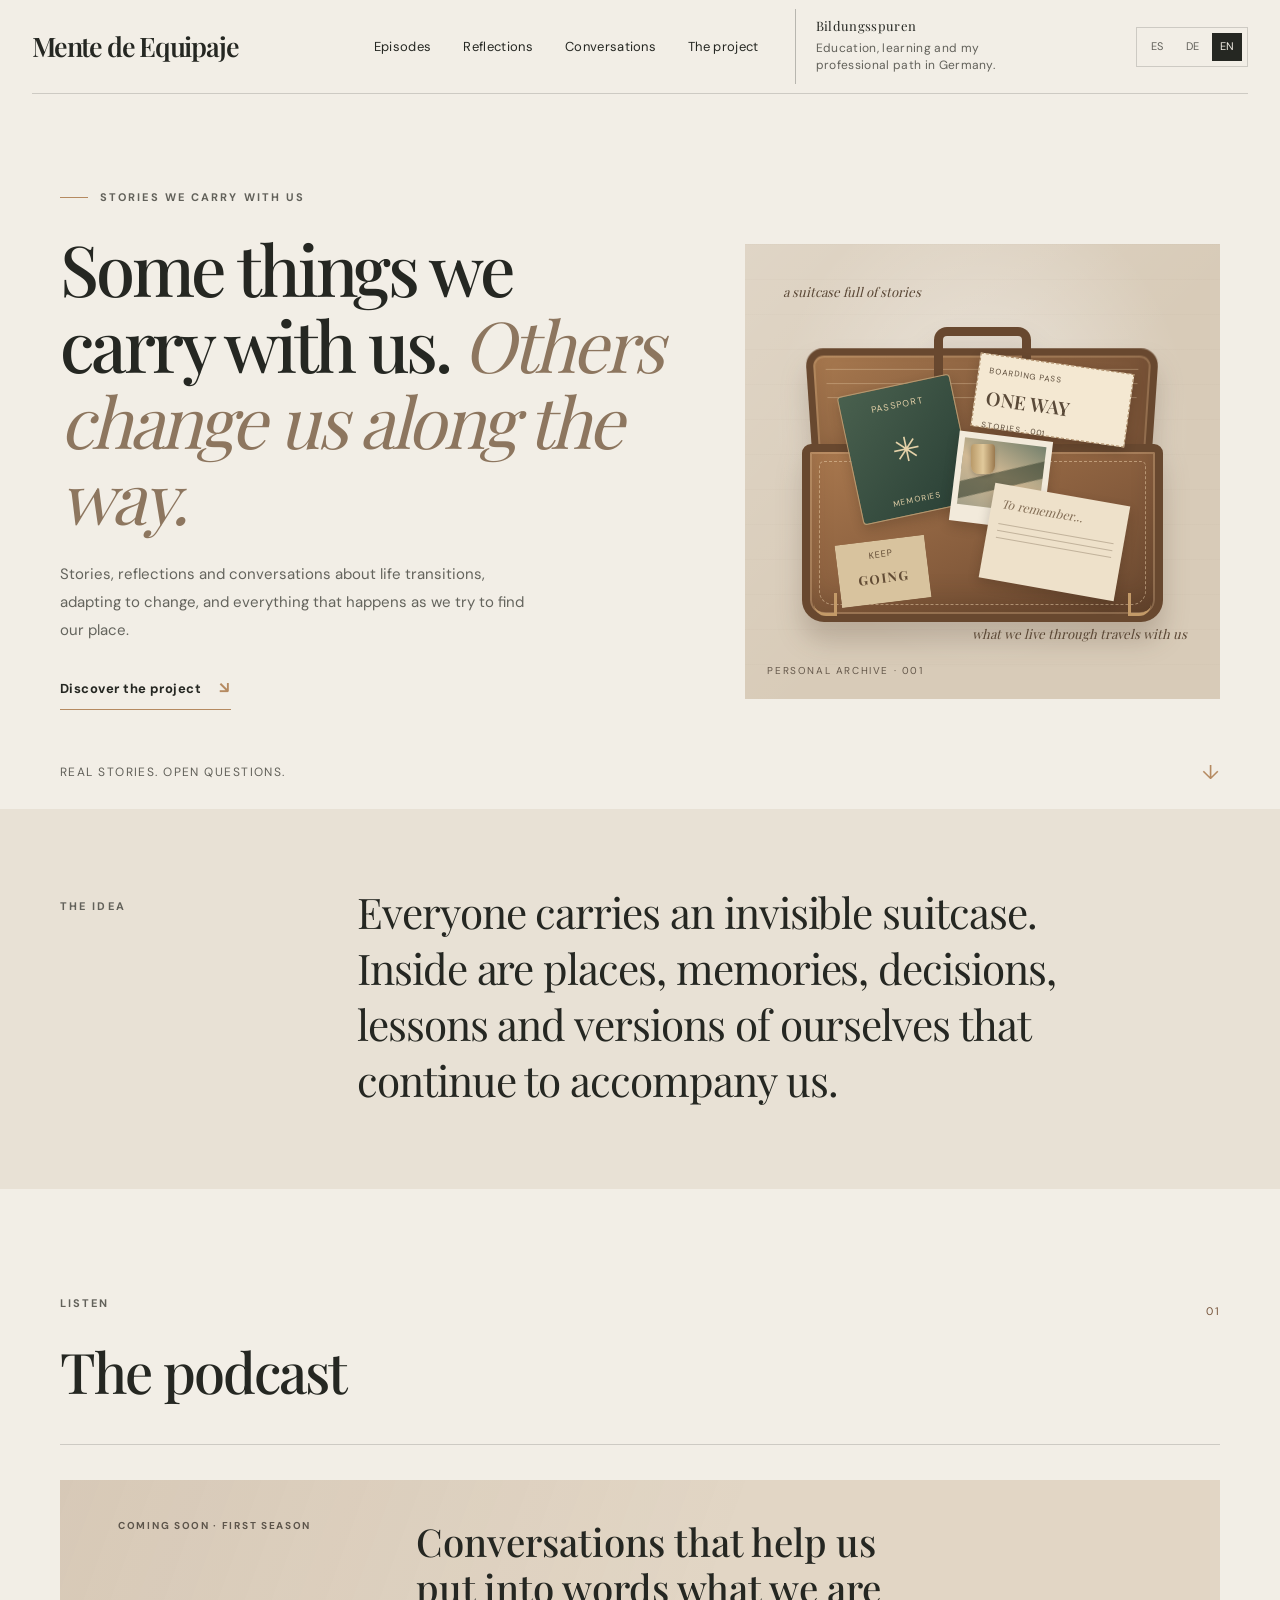
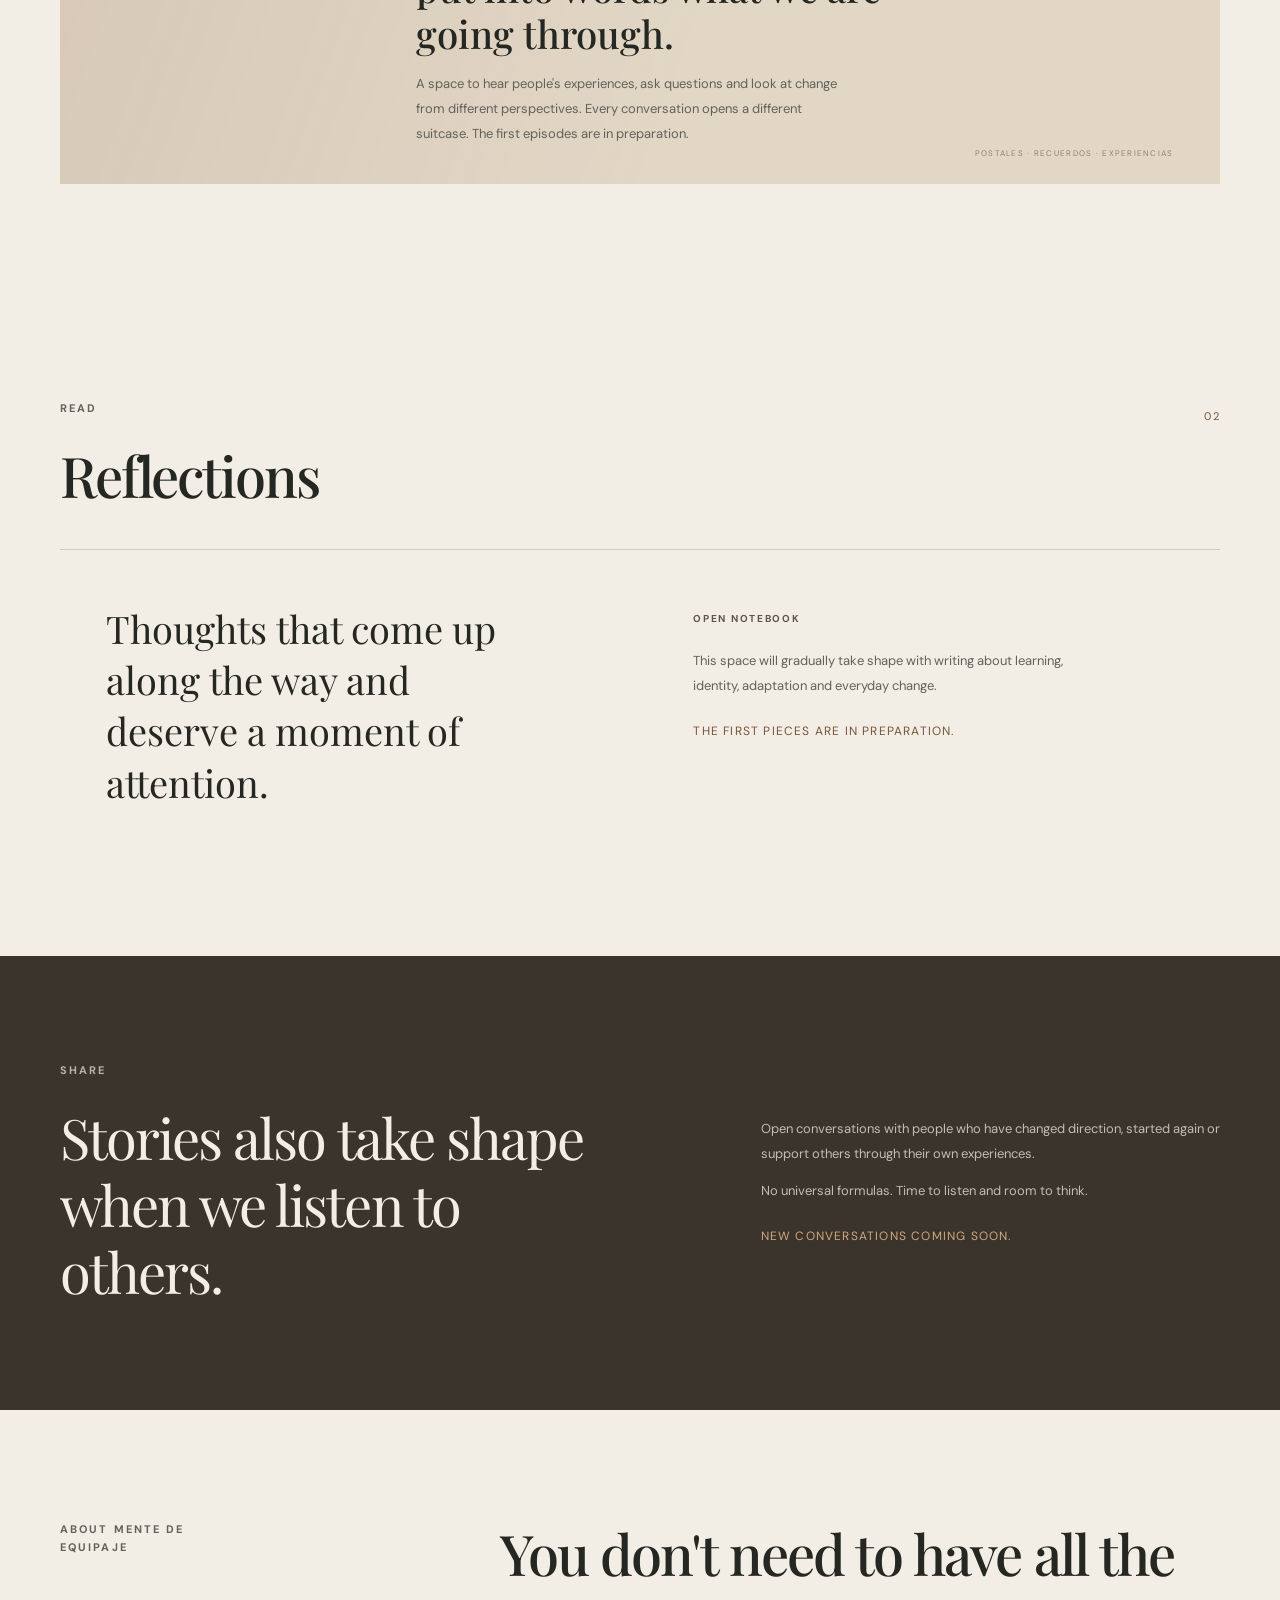
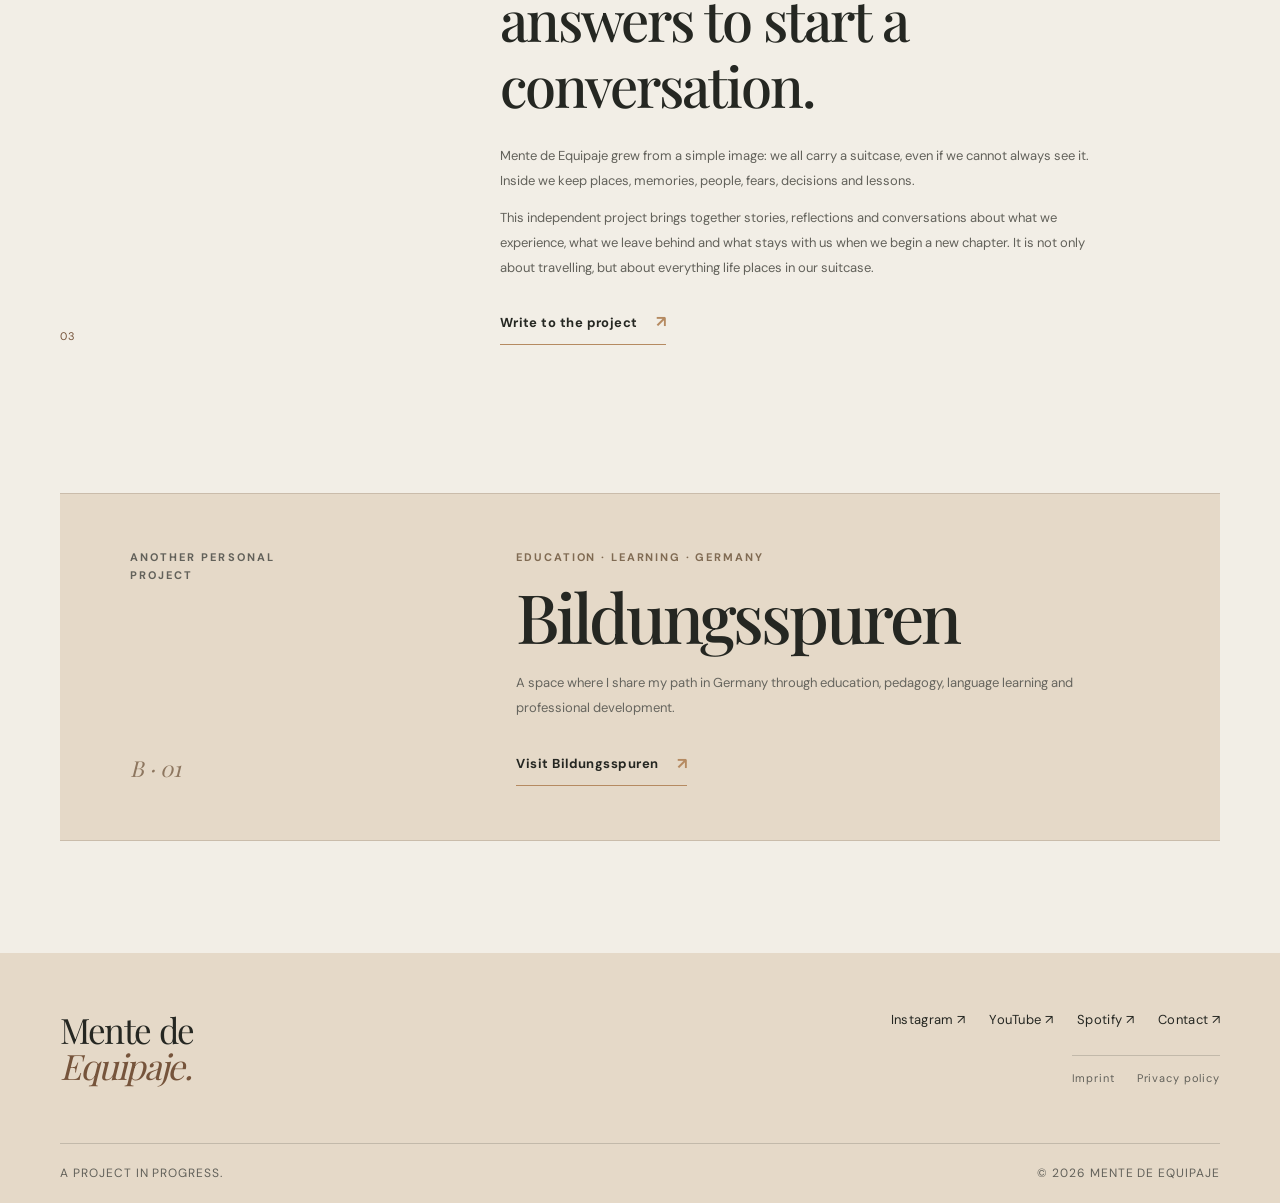
<file: en/index.html>
<!doctype html>
<html lang="en-GB">
<head>
  <meta charset="utf-8">
  <meta name="viewport" content="width=device-width, initial-scale=1">
  <meta name="theme-color" content="#f2eee6">
  <title>Mente de Equipaje | Stories of change and identity</title>
  <meta name="description" content="Mente de Equipaje: stories, reflections and conversations about migration, life changes, identity, learning and the human experience.">
  <meta name="author" content="Mente de Equipaje">
  <meta name="robots" content="index, follow, max-image-preview:large, max-snippet:-1, max-video-preview:-1">
  <meta name="googlebot" content="index, follow, max-image-preview:large, max-snippet:-1, max-video-preview:-1">
  <meta name="referrer" content="strict-origin-when-cross-origin">
  <link rel="icon" type="image/svg+xml" href="/assets/icons/favicon.svg">
  <link rel="manifest" href="/site.webmanifest">
  <link rel="sitemap" type="application/xml" href="/sitemap.xml">
  <link rel="canonical" href="https://mentedeequipaje.com/en/">
  <link rel="alternate" hreflang="es" href="https://mentedeequipaje.com/">
  <link rel="alternate" hreflang="de" href="https://mentedeequipaje.com/de/">
  <link rel="alternate" hreflang="en-GB" href="https://mentedeequipaje.com/en/">
  <link rel="alternate" hreflang="x-default" href="https://mentedeequipaje.com/">
  <meta property="og:type" content="website">
  <meta property="og:locale" content="en_GB">
  <meta property="og:url" content="https://mentedeequipaje.com/en/">
  <meta property="og:title" content="Mente de Equipaje">
  <meta property="og:description" content="Stories, memories and conversations about everything we carry with us.">
  <meta property="og:site_name" content="Mente de Equipaje">
  <meta property="og:image" content="https://mentedeequipaje.com/assets/images/og-image.jpg">
  <meta property="og:image:alt" content="An open suitcase with keepsakes and objects representing the stories we carry with us.">
  <meta name="twitter:card" content="summary_large_image">
  <meta name="twitter:image" content="https://mentedeequipaje.com/assets/images/og-image.jpg">
  <meta name="twitter:image:alt" content="An open suitcase with keepsakes and objects representing the stories we carry with us.">
  <meta property="og:locale:alternate" content="es_ES">
  <meta property="og:locale:alternate" content="de_DE">

  <meta name="twitter:title" content="Mente de Equipaje | Stories, change and real life">
  <meta name="twitter:description" content="Stories, reflections and conversations about migration, identity, life transitions and the human experience.">
  <link rel="stylesheet" href="../css/styles.css?v=20261118-1">
  <script type="application/ld+json">
  {
    "@context": "https://schema.org",
    "@type": "WebSite",
    "name": "Mente de Equipaje",
    "url": "https://mentedeequipaje.com/en/",
    "description": "A podcast of stories, reflections and conversations about migration, life changes, identity, learning and the human experience.",
    "inLanguage": "en-GB",
    "publisher": {
      "@type": "Organization",
      "name": "Mente de Equipaje",
      "url": "https://mentedeequipaje.com/",
      "sameAs": [
        "https://www.instagram.com/mentedeequipaje/",
        "https://www.youtube.com/@mentedeequipaje",
        "https://open.spotify.com/show/033NjK12Xy07AXqCujyOPZ"
      ]
    }
  }
  </script>
  <script src="../js/main.js?v=20261117-4" defer></script>
</head>
<body>
  <a class="skip-link" href="#contenido">Skip to content</a>

  <header class="site-header">
    <a class="wordmark" href="#inicio" aria-label="Mente de Equipaje, home">
      <span class="wordmark-name">Mente de Equipaje</span>
    </a>
    <button class="menu-toggle" type="button" aria-expanded="false" aria-controls="site-nav">
      <span class="sr-only">Open menu</span>
      <span></span><span></span>
    </button>
    <nav class="site-nav" id="site-nav" aria-label="Main navigation">
      <a href="#episodios">Episodes</a>
      <a href="#reflexiones">Reflections</a>
      <a href="#conversaciones">Conversations</a>
      <a href="#proyecto">The project</a>
          <a class="nav-project-link" href="https://bildungsspuren.de/" target="_blank" rel="noopener noreferrer"><span>Bildungsspuren</span><small>Education, learning and my professional path in Germany.</small></a>
    </nav>
    <div class="language-switch" aria-label="Language">
      <a href="../" lang="es" data-language-choice="es">ES</a>
      <a href="../de/" lang="de" data-language-choice="de">DE</a>
      <span aria-current="page" lang="en">EN</span>
    </div>
  </header>

  <main id="contenido" tabindex="-1">
    <section class="hero section-shell" id="inicio">
      <div class="hero-copy">
        <p class="eyebrow"><span class="eyebrow-line"></span> Stories we carry with us</p>
        <h1>Some things we carry with us. <em>Others change us along the way.</em></h1>
        <p class="hero-intro">Stories, reflections and conversations about life transitions, adapting to change, and everything that happens as we try to find our place.</p>
        <a class="text-link" href="#proyecto">Discover the project <span aria-hidden="true">↘</span></a>
      </div>
      <div class="hero-art" role="img" aria-label="An open leather suitcase containing passports, letters, photographs and keepsakes from different moments in life">
        <span class="art-caption caption-top">a suitcase full of stories</span>
        <div class="suitcase-scene">
          <div class="suitcase-handle"></div>
          <div class="suitcase-lid">
            <span class="lining-line"></span>
            <span class="lining-line"></span>
            <span class="lining-line"></span>
          </div>
          <div class="suitcase-base">
            <span class="suitcase-seam"></span>
            <span class="suitcase-lock"></span>
            <span class="suitcase-corner corner-left"></span>
            <span class="suitcase-corner corner-right"></span>
          </div>
          <div class="memory-passport">
            <span class="passport-mark">PASSPORT</span>
            <span class="passport-globe">✳</span>
            <span class="passport-country">MEMORIES</span>
          </div>
          <div class="memory-ticket">
            <span>BOARDING PASS</span>
            <strong>ONE WAY</strong>
            <small>STORIES · 001</small>
          </div>
          <div class="memory-photo"><span></span></div>
          <div class="memory-letter"><span>To remember...</span><i></i><i></i><i></i></div>
          <div class="memory-tag"><span>KEEP</span><strong>GOING</strong></div>
        </div>
        <span class="art-caption caption-bottom">what we live through travels with us</span>
        <span class="art-index">PERSONAL ARCHIVE · 001</span>
      </div>
      <div class="hero-bottom">
        <span>Real stories. Open questions.</span>
        <a href="#explorar" aria-label="Scroll to explore">↓</a>
      </div>
    </section>

    <section class="intro-band" id="explorar">
      <div class="section-shell intro-grid">
        <p class="eyebrow">The idea</p>
        <p class="intro-statement">Everyone carries an invisible suitcase. Inside are places, memories, decisions, lessons and versions of ourselves that continue to accompany us.</p>
      </div>
    </section>

    <section class="content-section section-shell" id="episodios">
      <div class="section-heading">
        <div>
          <p class="eyebrow">Listen</p>
          <h2>The podcast</h2>
        </div>
        <span class="section-number">01</span>
      </div>
      <div class="feature-panel">
        <div class="feature-index">COMING SOON · FIRST SEASON</div>
        <div class="feature-content">
          <h3>Conversations that help us put into words what we are going through.</h3>
          <p>A space to hear people's experiences, ask questions and look at change from different perspectives. Every conversation opens a different suitcase. The first episodes are in preparation.</p>
        </div>
      </div>
    </section>

    <section class="content-section section-shell" id="reflexiones">
      <div class="section-heading">
        <div>
          <p class="eyebrow">Read</p>
          <h2>Reflections</h2>
        </div>
        <span class="section-number">02</span>
      </div>
      <div class="quiet-grid">
        <p class="large-note">Thoughts that come up along the way and deserve a moment of attention.</p>
        <div class="quiet-note">
          <span class="note-label">OPEN NOTEBOOK</span>
          <p>This space will gradually take shape with writing about learning, identity, adaptation and everyday change.</p>
          <span class="note-status">The first pieces are in preparation.</span>
        </div>
      </div>
    </section>

    <section class="conversation-section" id="conversaciones">
      <div class="section-shell conversation-grid">
        <div>
          <p class="eyebrow eyebrow-light">Share</p>
          <h2>Stories also take shape when we listen to others.</h2>
        </div>
        <div class="conversation-copy">
          <p>Open conversations with people who have changed direction, started again or support others through their own experiences.</p>
          <p>No universal formulas. Time to listen and room to think.</p>
          <span class="note-status light-status">New conversations coming soon.</span>
        </div>
      </div>
    </section>

    <section class="about-section section-shell" id="proyecto">
      <div class="about-label">
        <p class="eyebrow">About Mente de Equipaje</p>
        <span class="section-number">03</span>
      </div>
      <div class="about-copy">
        <h2>You don't need to have all the answers to start a conversation.</h2>
        <p>Mente de Equipaje grew from a simple image: we all carry a suitcase, even if we cannot always see it. Inside we keep places, memories, people, fears, decisions and lessons.</p>
        <p>This independent project brings together stories, reflections and conversations about what we experience, what we leave behind and what stays with us when we begin a new chapter. It is not only about travelling, but about everything life places in our suitcase.</p>
<a class="text-link" href="mailto:mentedeequipaje@gmail.com">Write to the project <span aria-hidden="true">↗</span></a>
      </div>
    </section>

    <section class="related-project section-shell" aria-labelledby="related-project-title">
      <div class="related-project-inner">
        <div class="related-project-label">
          <p class="eyebrow">Another personal project</p>
          <span class="related-project-mark">B · 01</span>
        </div>
        <div class="related-project-content">
          <p class="related-project-kicker">Education · Learning · Germany</p>
          <h2 id="related-project-title">Bildungsspuren</h2>
          <p>A space where I share my path in Germany through education, pedagogy, language learning and professional development.</p>
          <a class="text-link" href="https://bildungsspuren.de/" target="_blank" rel="noopener noreferrer">Visit Bildungsspuren <span aria-hidden="true">↗</span></a>
        </div>
      </div>
    </section>
  </main>

  <footer class="site-footer">
    <div class="footer-top section-shell">
      <a class="footer-wordmark" href="#inicio">Mente de<br><em>Equipaje.</em></a>
      <div class="footer-link-groups">
        <div class="footer-links">
          <a href="https://instagram.com/mentedeequipaje" target="_blank" rel="noopener noreferrer">Instagram ↗</a>
          <a href="https://youtube.com/@mentedeequipaje" target="_blank" rel="noopener noreferrer">YouTube ↗</a>
          <a href="https://open.spotify.com/show/033NjK12Xy07AXqCujyOPZ" target="_blank" rel="noopener noreferrer">Spotify ↗</a>
          <a href="mailto:mentedeequipaje@gmail.com">Contact ↗</a>
        </div>
        <nav class="footer-legal-links" aria-label="Legal information">
          <a href="imprint.html">Imprint</a>
          <a href="privacy.html">Privacy policy</a>
        </nav>
      </div>
    </div>
    <div class="footer-bottom section-shell">
      <span>A project in progress.</span>
      <span>© <span id="year"></span> Mente de Equipaje</span>
    </div>
  </footer>
</body>
</html>
</file>
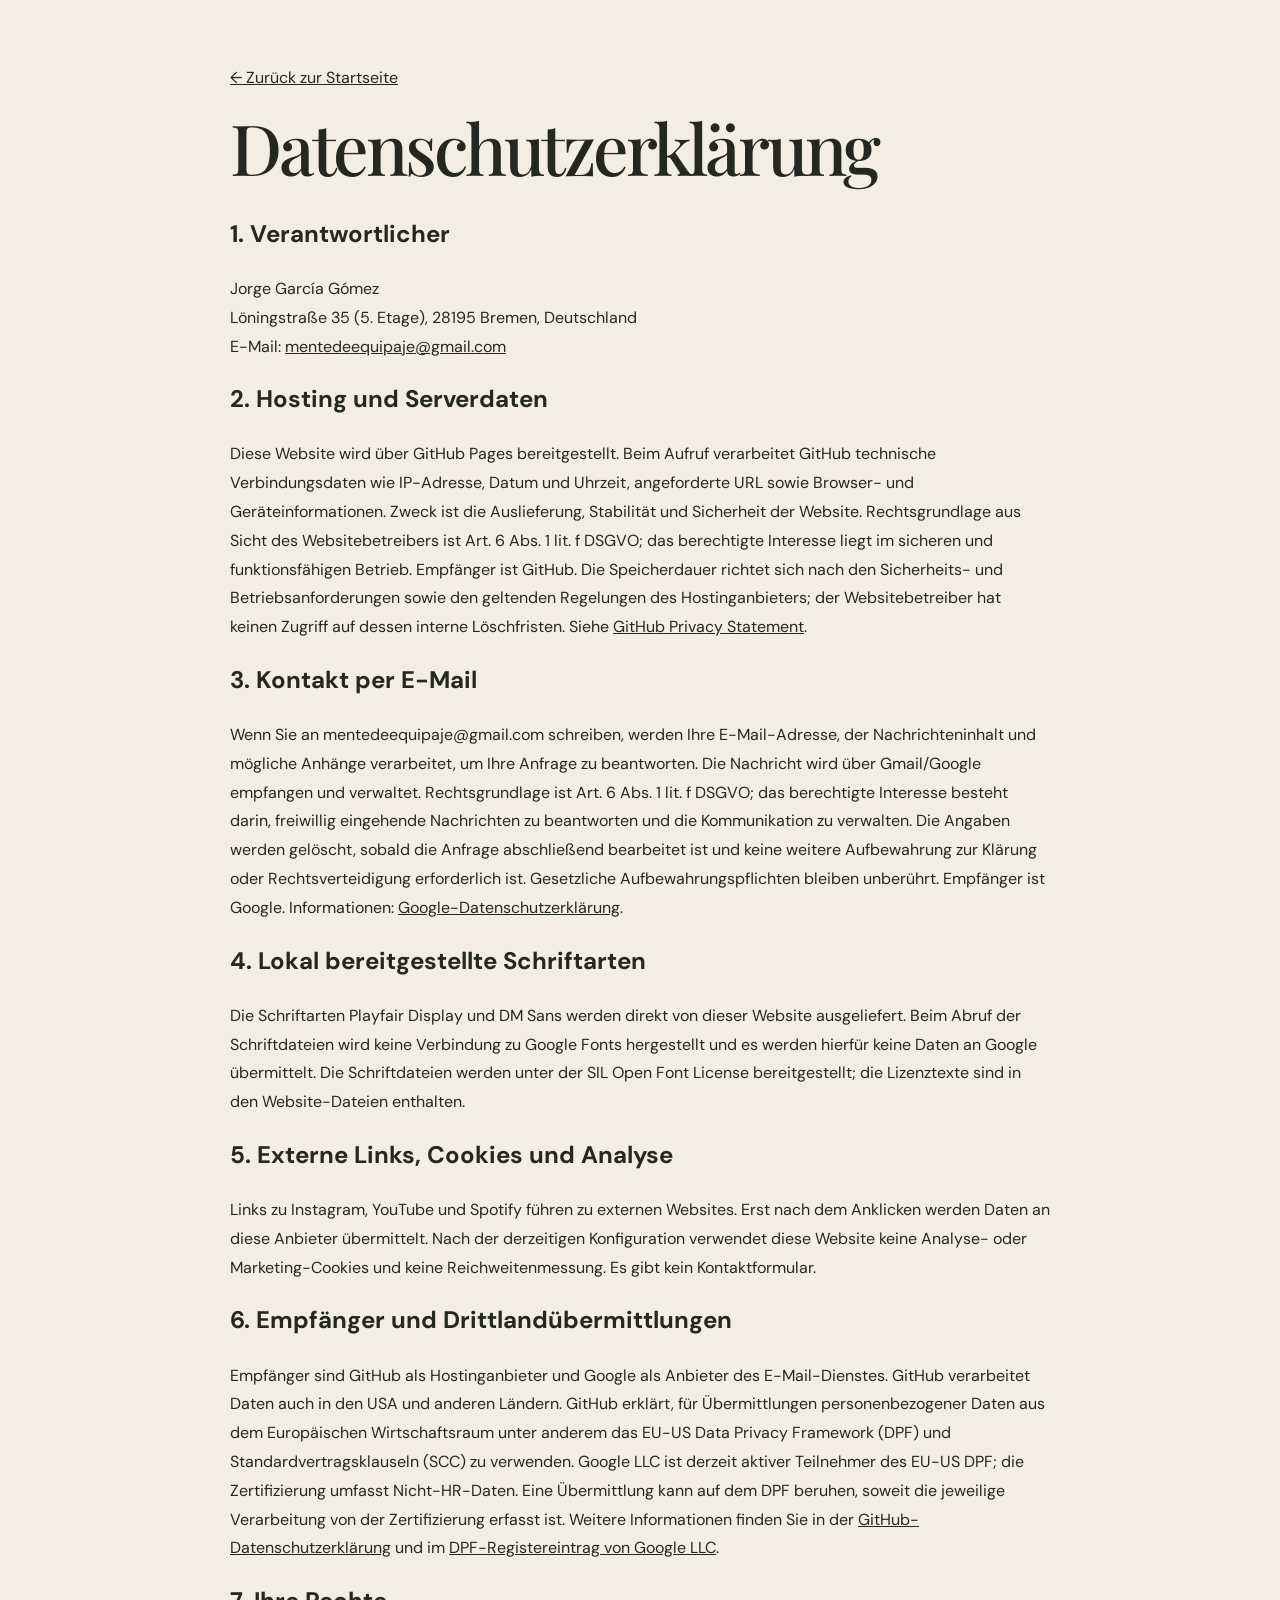
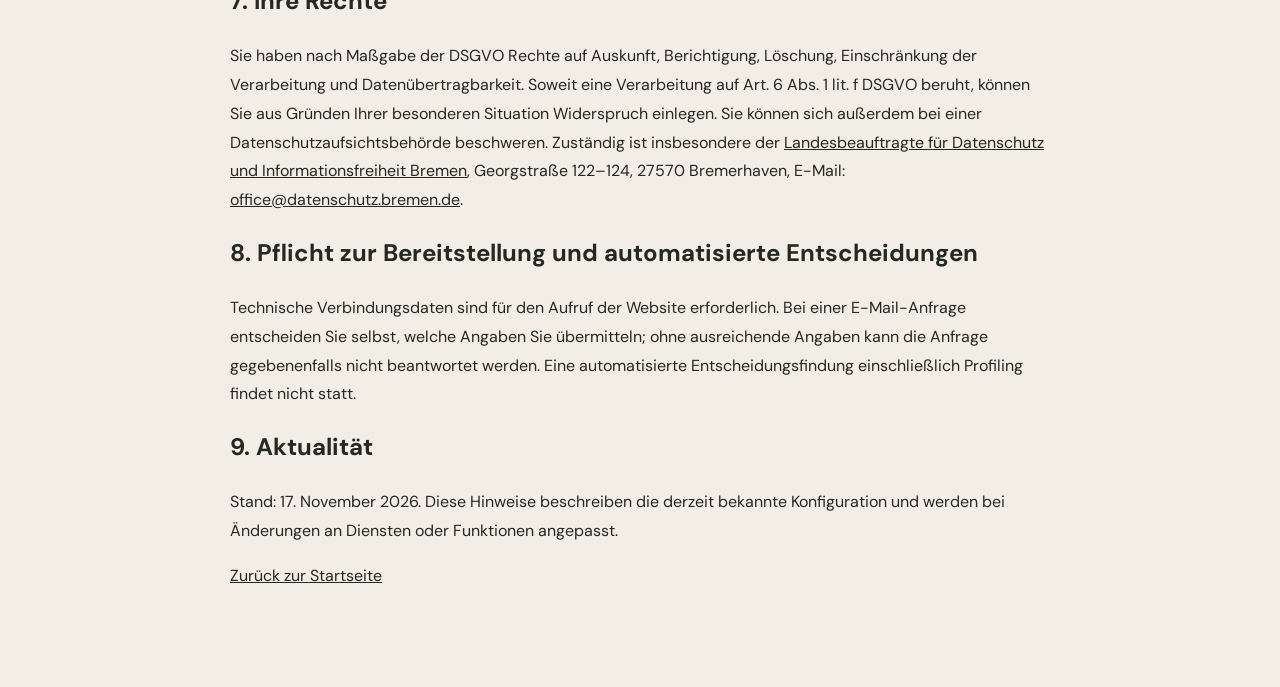
<file: datenschutz.html>
<!doctype html>
<html lang="de-DE"><head><meta charset="utf-8"><meta name="viewport" content="width=device-width, initial-scale=1"><meta name="robots" content="index, follow"><title>Datenschutzerklärung | Mente de Equipaje</title><meta name="description" content="Datenschutzhinweise zu Hosting, E-Mail, lokal bereitgestellten Schriftarten und Datenverarbeitung."><link rel="canonical" href="https://mentedeequipaje.com/datenschutz.html"><link rel="alternate" hreflang="es" href="https://mentedeequipaje.com/es/privacidad.html"><link rel="alternate" hreflang="de" href="https://mentedeequipaje.com/datenschutz.html"><link rel="alternate" hreflang="en-GB" href="https://mentedeequipaje.com/en/privacy.html"><link rel="alternate" hreflang="x-default" href="https://mentedeequipaje.com/es/privacidad.html"><link rel="icon" type="image/svg+xml" href="/assets/icons/favicon.svg"><link rel="stylesheet" href="css/styles.css?v=20261117-6"></head><body><main class="section-shell" style="max-width:820px;padding-top:64px;padding-bottom:80px;line-height:1.8"><p><a href="/">← Zurück zur Startseite</a></p><h1>Datenschutzerklärung</h1>
<h2>1. Verantwortlicher</h2><p>Jorge García Gómez<br>Löningstraße 35 (5. Etage), 28195 Bremen, Deutschland<br>E-Mail: <a href="mailto:mentedeequipaje@gmail.com">mentedeequipaje@gmail.com</a></p>
<h2>2. Hosting und Serverdaten</h2><p>Diese Website wird über GitHub Pages bereitgestellt. Beim Aufruf verarbeitet GitHub technische Verbindungsdaten wie IP-Adresse, Datum und Uhrzeit, angeforderte URL sowie Browser- und Geräteinformationen. Zweck ist die Auslieferung, Stabilität und Sicherheit der Website. Rechtsgrundlage aus Sicht des Websitebetreibers ist Art. 6 Abs. 1 lit. f DSGVO; das berechtigte Interesse liegt im sicheren und funktionsfähigen Betrieb. Empfänger ist GitHub. Die Speicherdauer richtet sich nach den Sicherheits- und Betriebsanforderungen sowie den geltenden Regelungen des Hostinganbieters; der Websitebetreiber hat keinen Zugriff auf dessen interne Löschfristen. Siehe <a href="https://docs.github.com/en/site-policy/privacy-policies/github-privacy-statement">GitHub Privacy Statement</a>.</p>
<h2>3. Kontakt per E-Mail</h2><p>Wenn Sie an mentedeequipaje@gmail.com schreiben, werden Ihre E-Mail-Adresse, der Nachrichteninhalt und mögliche Anhänge verarbeitet, um Ihre Anfrage zu beantworten. Die Nachricht wird über Gmail/Google empfangen und verwaltet. Rechtsgrundlage ist Art. 6 Abs. 1 lit. f DSGVO; das berechtigte Interesse besteht darin, freiwillig eingehende Nachrichten zu beantworten und die Kommunikation zu verwalten. Die Angaben werden gelöscht, sobald die Anfrage abschließend bearbeitet ist und keine weitere Aufbewahrung zur Klärung oder Rechtsverteidigung erforderlich ist. Gesetzliche Aufbewahrungspflichten bleiben unberührt. Empfänger ist Google. Informationen: <a href="https://policies.google.com/privacy">Google-Datenschutzerklärung</a>.</p>
<h2>4. Lokal bereitgestellte Schriftarten</h2><p>Die Schriftarten Playfair Display und DM Sans werden direkt von dieser Website ausgeliefert. Beim Abruf der Schriftdateien wird keine Verbindung zu Google Fonts hergestellt und es werden hierfür keine Daten an Google übermittelt. Die Schriftdateien werden unter der SIL Open Font License bereitgestellt; die Lizenztexte sind in den Website-Dateien enthalten.</p>
<h2>5. Externe Links, Cookies und Analyse</h2><p>Links zu Instagram, YouTube und Spotify führen zu externen Websites. Erst nach dem Anklicken werden Daten an diese Anbieter übermittelt. Nach der derzeitigen Konfiguration verwendet diese Website keine Analyse- oder Marketing-Cookies und keine Reichweitenmessung. Es gibt kein Kontaktformular.</p>
<h2>6. Empfänger und Drittlandübermittlungen</h2><p>Empfänger sind GitHub als Hostinganbieter und Google als Anbieter des E-Mail-Dienstes. GitHub verarbeitet Daten auch in den USA und anderen Ländern. GitHub erklärt, für Übermittlungen personenbezogener Daten aus dem Europäischen Wirtschaftsraum unter anderem das EU-US Data Privacy Framework (DPF) und Standardvertragsklauseln (SCC) zu verwenden. Google LLC ist derzeit aktiver Teilnehmer des EU-US DPF; die Zertifizierung umfasst Nicht-HR-Daten. Eine Übermittlung kann auf dem DPF beruhen, soweit die jeweilige Verarbeitung von der Zertifizierung erfasst ist. Weitere Informationen finden Sie in der <a href="https://docs.github.com/en/site-policy/privacy-policies/github-general-privacy-statement">GitHub-Datenschutzerklärung</a> und im <a href="https://www.dataprivacyframework.gov/participant/5780">DPF-Registereintrag von Google LLC</a>.</p>
<h2>7. Ihre Rechte</h2><p>Sie haben nach Maßgabe der DSGVO Rechte auf Auskunft, Berichtigung, Löschung, Einschränkung der Verarbeitung und Datenübertragbarkeit. Soweit eine Verarbeitung auf Art. 6 Abs. 1 lit. f DSGVO beruht, können Sie aus Gründen Ihrer besonderen Situation Widerspruch einlegen. Sie können sich außerdem bei einer Datenschutzaufsichtsbehörde beschweren. Zuständig ist insbesondere der <a href="https://www.datenschutz.bremen.de/">Landesbeauftragte für Datenschutz und Informationsfreiheit Bremen</a>, Georgstraße 122–124, 27570 Bremerhaven, E-Mail: <a href="mailto:office@datenschutz.bremen.de">office@datenschutz.bremen.de</a>.</p>
<h2>8. Pflicht zur Bereitstellung und automatisierte Entscheidungen</h2><p>Technische Verbindungsdaten sind für den Aufruf der Website erforderlich. Bei einer E-Mail-Anfrage entscheiden Sie selbst, welche Angaben Sie übermitteln; ohne ausreichende Angaben kann die Anfrage gegebenenfalls nicht beantwortet werden. Eine automatisierte Entscheidungsfindung einschließlich Profiling findet nicht statt.</p>
<h2>9. Aktualität</h2><p>Stand: 17. November 2026. Diese Hinweise beschreiben die derzeit bekannte Konfiguration und werden bei Änderungen an Diensten oder Funktionen angepasst.</p><p><a href="/">Zurück zur Startseite</a></p></main></body></html>
</file>
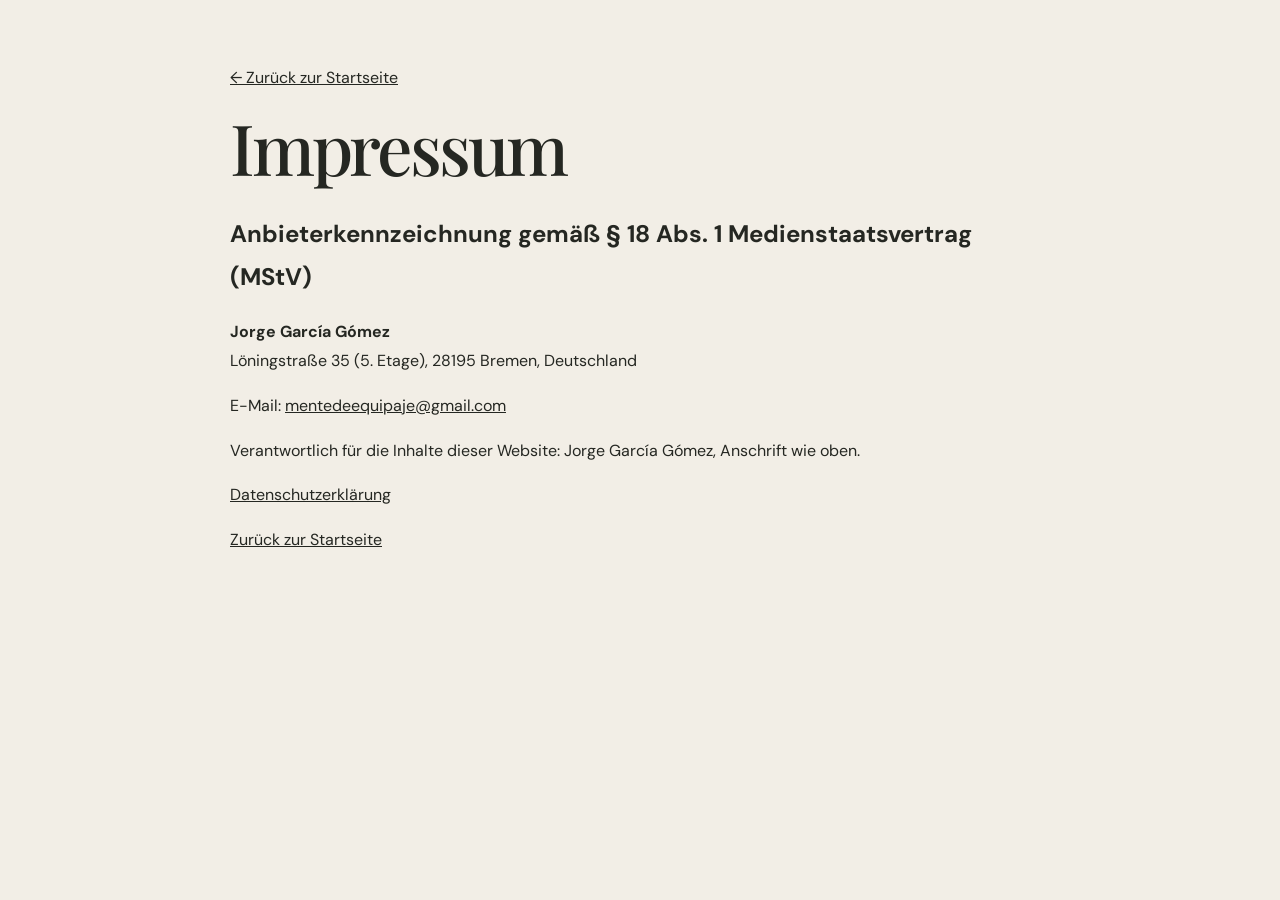
<file: impressum.html>
<!doctype html>
<html lang="de-DE"><head><meta charset="utf-8"><meta name="viewport" content="width=device-width, initial-scale=1"><meta name="robots" content="index, follow"><title>Impressum | Mente de Equipaje</title><meta name="description" content="Anbieterkennzeichnung und Kontakt von Mente de Equipaje."><link rel="canonical" href="https://mentedeequipaje.com/impressum.html"><link rel="alternate" hreflang="es" href="https://mentedeequipaje.com/es/aviso-legal.html"><link rel="alternate" hreflang="de" href="https://mentedeequipaje.com/impressum.html"><link rel="alternate" hreflang="en-GB" href="https://mentedeequipaje.com/en/imprint.html"><link rel="alternate" hreflang="x-default" href="https://mentedeequipaje.com/es/aviso-legal.html"><link rel="icon" type="image/svg+xml" href="/assets/icons/favicon.svg"><link rel="stylesheet" href="css/styles.css?v=20261117-6"></head><body><main class="section-shell" style="max-width:820px;padding-top:64px;padding-bottom:80px;line-height:1.8"><p><a href="/">← Zurück zur Startseite</a></p><h1>Impressum</h1><h2>Anbieterkennzeichnung gemäß § 18 Abs. 1 Medienstaatsvertrag (MStV)</h2><p><strong>Jorge García Gómez</strong><br>Löningstraße 35 (5. Etage), 28195 Bremen, Deutschland</p><p>E-Mail: <a href="mailto:mentedeequipaje@gmail.com">mentedeequipaje@gmail.com</a></p><p>Verantwortlich für die Inhalte dieser Website: Jorge García Gómez, Anschrift wie oben.</p><p><a href="/datenschutz.html">Datenschutzerklärung</a></p><p><a href="/">Zurück zur Startseite</a></p></main></body></html>
</file>
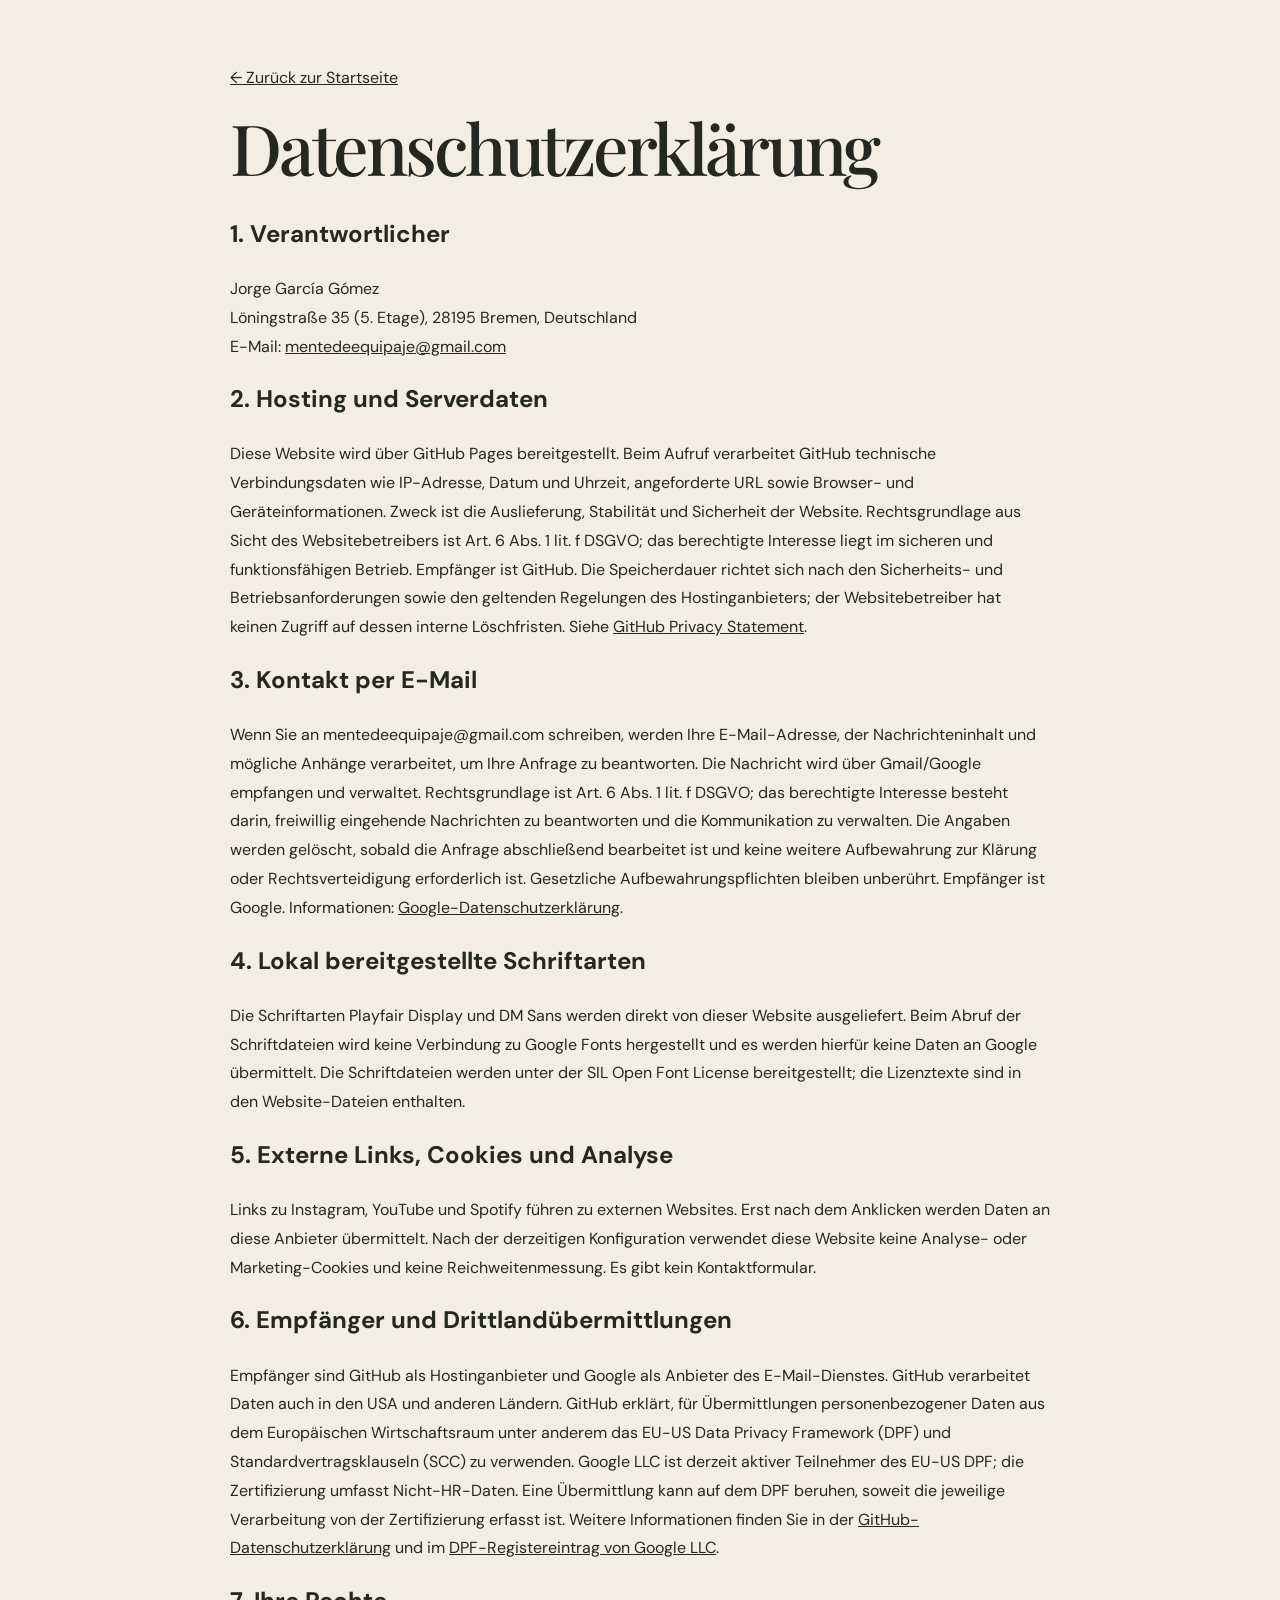
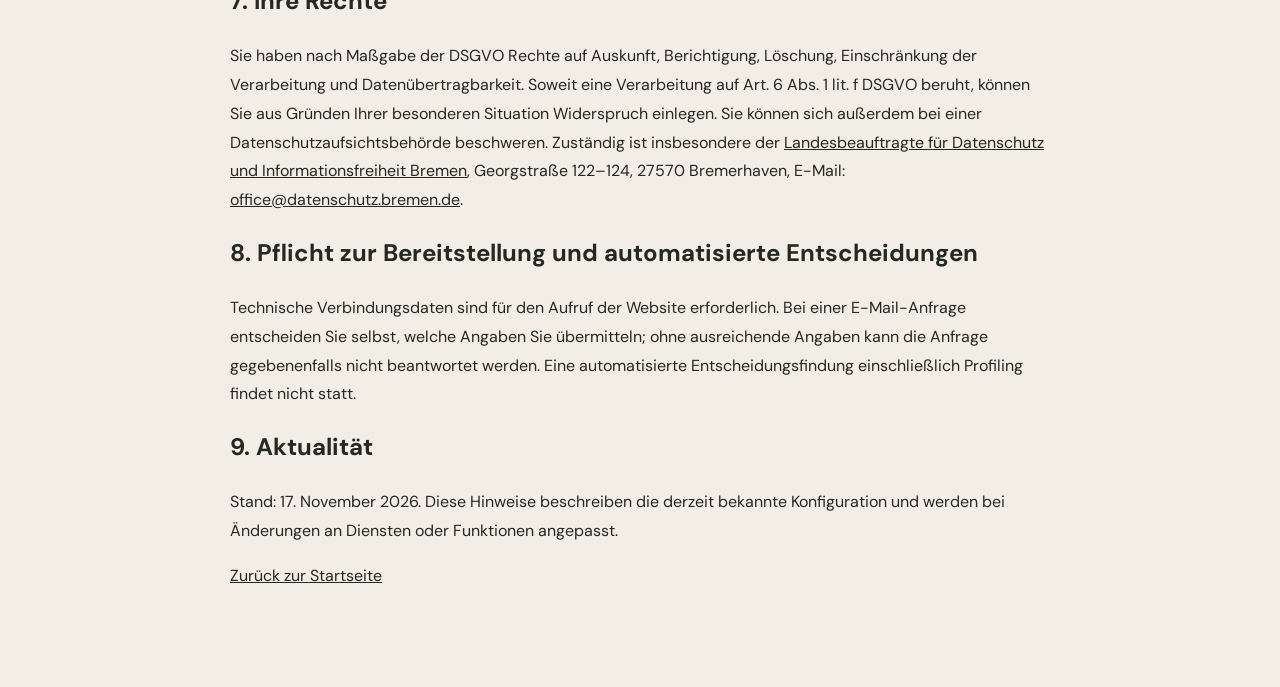
<file: de/datenschutz.html>
<!doctype html>
<html lang="de-DE"><head><meta charset="utf-8"><meta name="viewport" content="width=device-width, initial-scale=1"><meta name="robots" content="index, follow"><title>Datenschutzerklärung | Mente de Equipaje</title><meta name="description" content="Datenschutzhinweise zu Hosting, E-Mail, lokal bereitgestellten Schriftarten und Datenverarbeitung."><link rel="canonical" href="https://mentedeequipaje.com/datenschutz.html"><link rel="alternate" hreflang="es" href="https://mentedeequipaje.com/es/privacidad.html"><link rel="alternate" hreflang="de" href="https://mentedeequipaje.com/datenschutz.html"><link rel="alternate" hreflang="en-GB" href="https://mentedeequipaje.com/en/privacy.html"><link rel="alternate" hreflang="x-default" href="https://mentedeequipaje.com/es/privacidad.html"><link rel="icon" type="image/svg+xml" href="/assets/icons/favicon.svg"><link rel="stylesheet" href="../css/styles.css?v=20261117-6"></head><body><main class="section-shell" style="max-width:820px;padding-top:64px;padding-bottom:80px;line-height:1.8"><p><a href="/">← Zurück zur Startseite</a></p><h1>Datenschutzerklärung</h1>
<h2>1. Verantwortlicher</h2><p>Jorge García Gómez<br>Löningstraße 35 (5. Etage), 28195 Bremen, Deutschland<br>E-Mail: <a href="mailto:mentedeequipaje@gmail.com">mentedeequipaje@gmail.com</a></p>
<h2>2. Hosting und Serverdaten</h2><p>Diese Website wird über GitHub Pages bereitgestellt. Beim Aufruf verarbeitet GitHub technische Verbindungsdaten wie IP-Adresse, Datum und Uhrzeit, angeforderte URL sowie Browser- und Geräteinformationen. Zweck ist die Auslieferung, Stabilität und Sicherheit der Website. Rechtsgrundlage aus Sicht des Websitebetreibers ist Art. 6 Abs. 1 lit. f DSGVO; das berechtigte Interesse liegt im sicheren und funktionsfähigen Betrieb. Empfänger ist GitHub. Die Speicherdauer richtet sich nach den Sicherheits- und Betriebsanforderungen sowie den geltenden Regelungen des Hostinganbieters; der Websitebetreiber hat keinen Zugriff auf dessen interne Löschfristen. Siehe <a href="https://docs.github.com/en/site-policy/privacy-policies/github-privacy-statement">GitHub Privacy Statement</a>.</p>
<h2>3. Kontakt per E-Mail</h2><p>Wenn Sie an mentedeequipaje@gmail.com schreiben, werden Ihre E-Mail-Adresse, der Nachrichteninhalt und mögliche Anhänge verarbeitet, um Ihre Anfrage zu beantworten. Die Nachricht wird über Gmail/Google empfangen und verwaltet. Rechtsgrundlage ist Art. 6 Abs. 1 lit. f DSGVO; das berechtigte Interesse besteht darin, freiwillig eingehende Nachrichten zu beantworten und die Kommunikation zu verwalten. Die Angaben werden gelöscht, sobald die Anfrage abschließend bearbeitet ist und keine weitere Aufbewahrung zur Klärung oder Rechtsverteidigung erforderlich ist. Gesetzliche Aufbewahrungspflichten bleiben unberührt. Empfänger ist Google. Informationen: <a href="https://policies.google.com/privacy">Google-Datenschutzerklärung</a>.</p>
<h2>4. Lokal bereitgestellte Schriftarten</h2><p>Die Schriftarten Playfair Display und DM Sans werden direkt von dieser Website ausgeliefert. Beim Abruf der Schriftdateien wird keine Verbindung zu Google Fonts hergestellt und es werden hierfür keine Daten an Google übermittelt. Die Schriftdateien werden unter der SIL Open Font License bereitgestellt; die Lizenztexte sind in den Website-Dateien enthalten.</p>
<h2>5. Externe Links, Cookies und Analyse</h2><p>Links zu Instagram, YouTube und Spotify führen zu externen Websites. Erst nach dem Anklicken werden Daten an diese Anbieter übermittelt. Nach der derzeitigen Konfiguration verwendet diese Website keine Analyse- oder Marketing-Cookies und keine Reichweitenmessung. Es gibt kein Kontaktformular.</p>
<h2>6. Empfänger und Drittlandübermittlungen</h2><p>Empfänger sind GitHub als Hostinganbieter und Google als Anbieter des E-Mail-Dienstes. GitHub verarbeitet Daten auch in den USA und anderen Ländern. GitHub erklärt, für Übermittlungen personenbezogener Daten aus dem Europäischen Wirtschaftsraum unter anderem das EU-US Data Privacy Framework (DPF) und Standardvertragsklauseln (SCC) zu verwenden. Google LLC ist derzeit aktiver Teilnehmer des EU-US DPF; die Zertifizierung umfasst Nicht-HR-Daten. Eine Übermittlung kann auf dem DPF beruhen, soweit die jeweilige Verarbeitung von der Zertifizierung erfasst ist. Weitere Informationen finden Sie in der <a href="https://docs.github.com/en/site-policy/privacy-policies/github-general-privacy-statement">GitHub-Datenschutzerklärung</a> und im <a href="https://www.dataprivacyframework.gov/participant/5780">DPF-Registereintrag von Google LLC</a>.</p>
<h2>7. Ihre Rechte</h2><p>Sie haben nach Maßgabe der DSGVO Rechte auf Auskunft, Berichtigung, Löschung, Einschränkung der Verarbeitung und Datenübertragbarkeit. Soweit eine Verarbeitung auf Art. 6 Abs. 1 lit. f DSGVO beruht, können Sie aus Gründen Ihrer besonderen Situation Widerspruch einlegen. Sie können sich außerdem bei einer Datenschutzaufsichtsbehörde beschweren. Zuständig ist insbesondere der <a href="https://www.datenschutz.bremen.de/">Landesbeauftragte für Datenschutz und Informationsfreiheit Bremen</a>, Georgstraße 122–124, 27570 Bremerhaven, E-Mail: <a href="mailto:office@datenschutz.bremen.de">office@datenschutz.bremen.de</a>.</p>
<h2>8. Pflicht zur Bereitstellung und automatisierte Entscheidungen</h2><p>Technische Verbindungsdaten sind für den Aufruf der Website erforderlich. Bei einer E-Mail-Anfrage entscheiden Sie selbst, welche Angaben Sie übermitteln; ohne ausreichende Angaben kann die Anfrage gegebenenfalls nicht beantwortet werden. Eine automatisierte Entscheidungsfindung einschließlich Profiling findet nicht statt.</p>
<h2>9. Aktualität</h2><p>Stand: 17. November 2026. Diese Hinweise beschreiben die derzeit bekannte Konfiguration und werden bei Änderungen an Diensten oder Funktionen angepasst.</p><p><a href="/">Zurück zur Startseite</a></p></main></body></html>
</file>
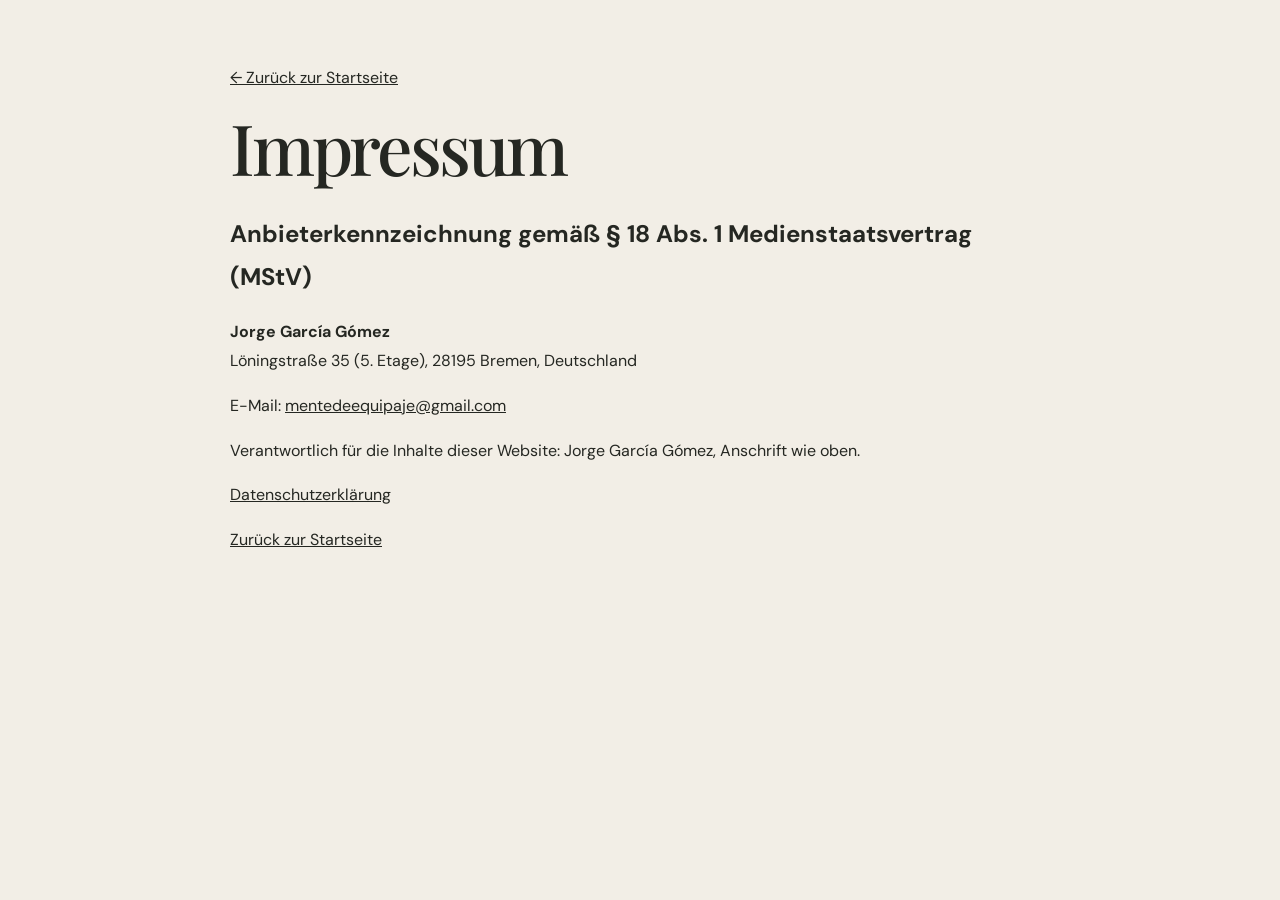
<file: de/impressum.html>
<!doctype html>
<html lang="de-DE"><head><meta charset="utf-8"><meta name="viewport" content="width=device-width, initial-scale=1"><meta name="robots" content="index, follow"><title>Impressum | Mente de Equipaje</title><meta name="description" content="Anbieterkennzeichnung und Kontakt von Mente de Equipaje."><link rel="canonical" href="https://mentedeequipaje.com/impressum.html"><link rel="alternate" hreflang="es" href="https://mentedeequipaje.com/es/aviso-legal.html"><link rel="alternate" hreflang="de" href="https://mentedeequipaje.com/impressum.html"><link rel="alternate" hreflang="en-GB" href="https://mentedeequipaje.com/en/imprint.html"><link rel="alternate" hreflang="x-default" href="https://mentedeequipaje.com/es/aviso-legal.html"><link rel="icon" type="image/svg+xml" href="/assets/icons/favicon.svg"><link rel="stylesheet" href="../css/styles.css?v=20261117-6"></head><body><main class="section-shell" style="max-width:820px;padding-top:64px;padding-bottom:80px;line-height:1.8"><p><a href="/">← Zurück zur Startseite</a></p><h1>Impressum</h1><h2>Anbieterkennzeichnung gemäß § 18 Abs. 1 Medienstaatsvertrag (MStV)</h2><p><strong>Jorge García Gómez</strong><br>Löningstraße 35 (5. Etage), 28195 Bremen, Deutschland</p><p>E-Mail: <a href="mailto:mentedeequipaje@gmail.com">mentedeequipaje@gmail.com</a></p><p>Verantwortlich für die Inhalte dieser Website: Jorge García Gómez, Anschrift wie oben.</p><p><a href="/datenschutz.html">Datenschutzerklärung</a></p><p><a href="/">Zurück zur Startseite</a></p></main></body></html>
</file>
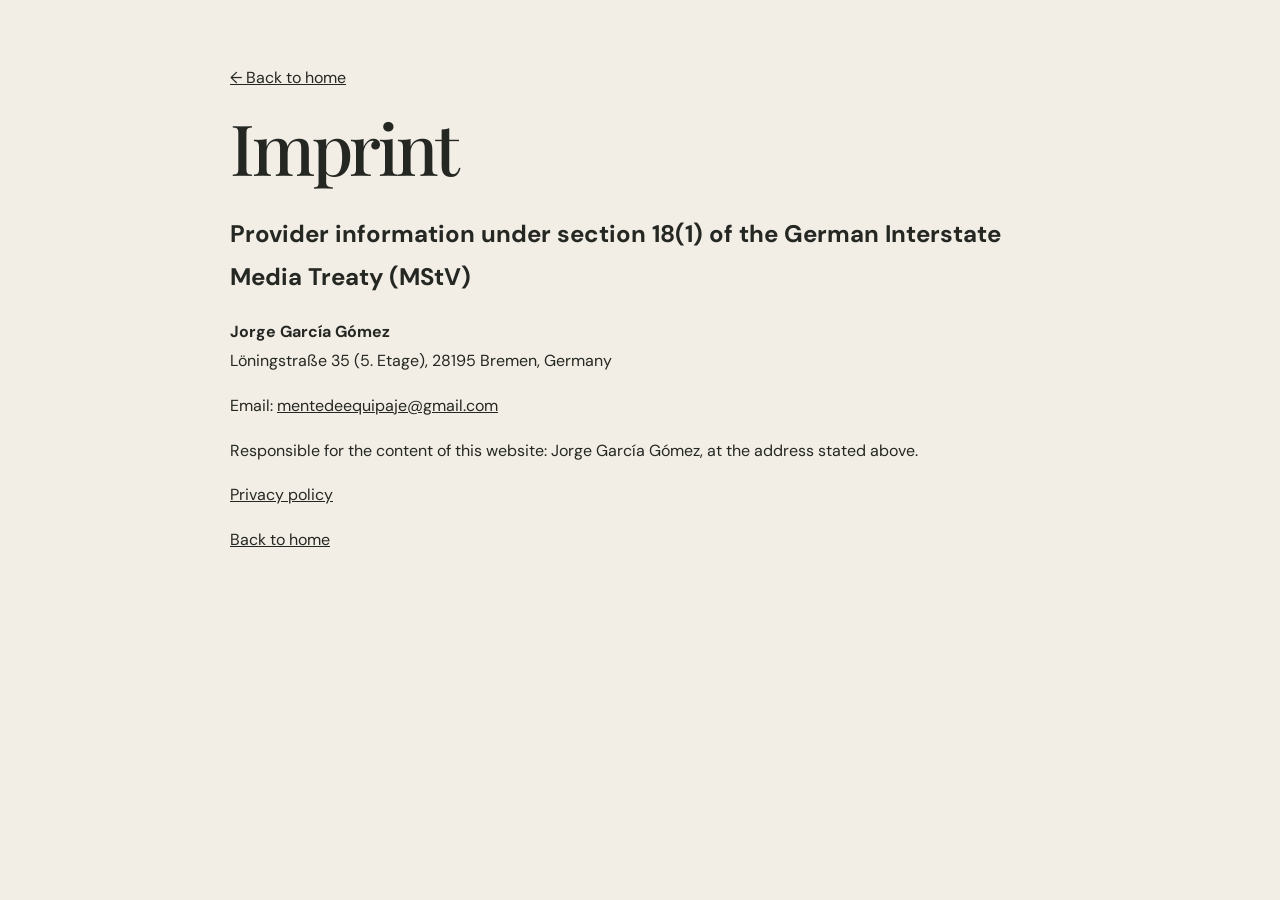
<file: en/imprint.html>
<!doctype html>
<html lang="en-GB"><head><meta charset="utf-8"><meta name="viewport" content="width=device-width, initial-scale=1"><meta name="robots" content="index, follow"><title>Imprint | Mente de Equipaje</title><meta name="description" content="Provider identification and contact details for Mente de Equipaje."><link rel="canonical" href="https://mentedeequipaje.com/en/imprint.html"><link rel="alternate" hreflang="es" href="https://mentedeequipaje.com/es/aviso-legal.html"><link rel="alternate" hreflang="de" href="https://mentedeequipaje.com/impressum.html"><link rel="alternate" hreflang="en-GB" href="https://mentedeequipaje.com/en/imprint.html"><link rel="alternate" hreflang="x-default" href="https://mentedeequipaje.com/es/aviso-legal.html"><link rel="icon" type="image/svg+xml" href="/assets/icons/favicon.svg"><link rel="stylesheet" href="../css/styles.css?v=20261117-6"></head><body><main class="section-shell" style="max-width:820px;padding-top:64px;padding-bottom:80px;line-height:1.8"><p><a href="../">← Back to home</a></p><h1>Imprint</h1><h2>Provider information under section 18(1) of the German Interstate Media Treaty (MStV)</h2><p><strong>Jorge García Gómez</strong><br>Löningstraße 35 (5. Etage), 28195 Bremen, Germany</p><p>Email: <a href="mailto:mentedeequipaje@gmail.com">mentedeequipaje@gmail.com</a></p><p>Responsible for the content of this website: Jorge García Gómez, at the address stated above.</p><p><a href="../privacy.html">Privacy policy</a></p><p><a href="../">Back to home</a></p></main></body></html>
</file>
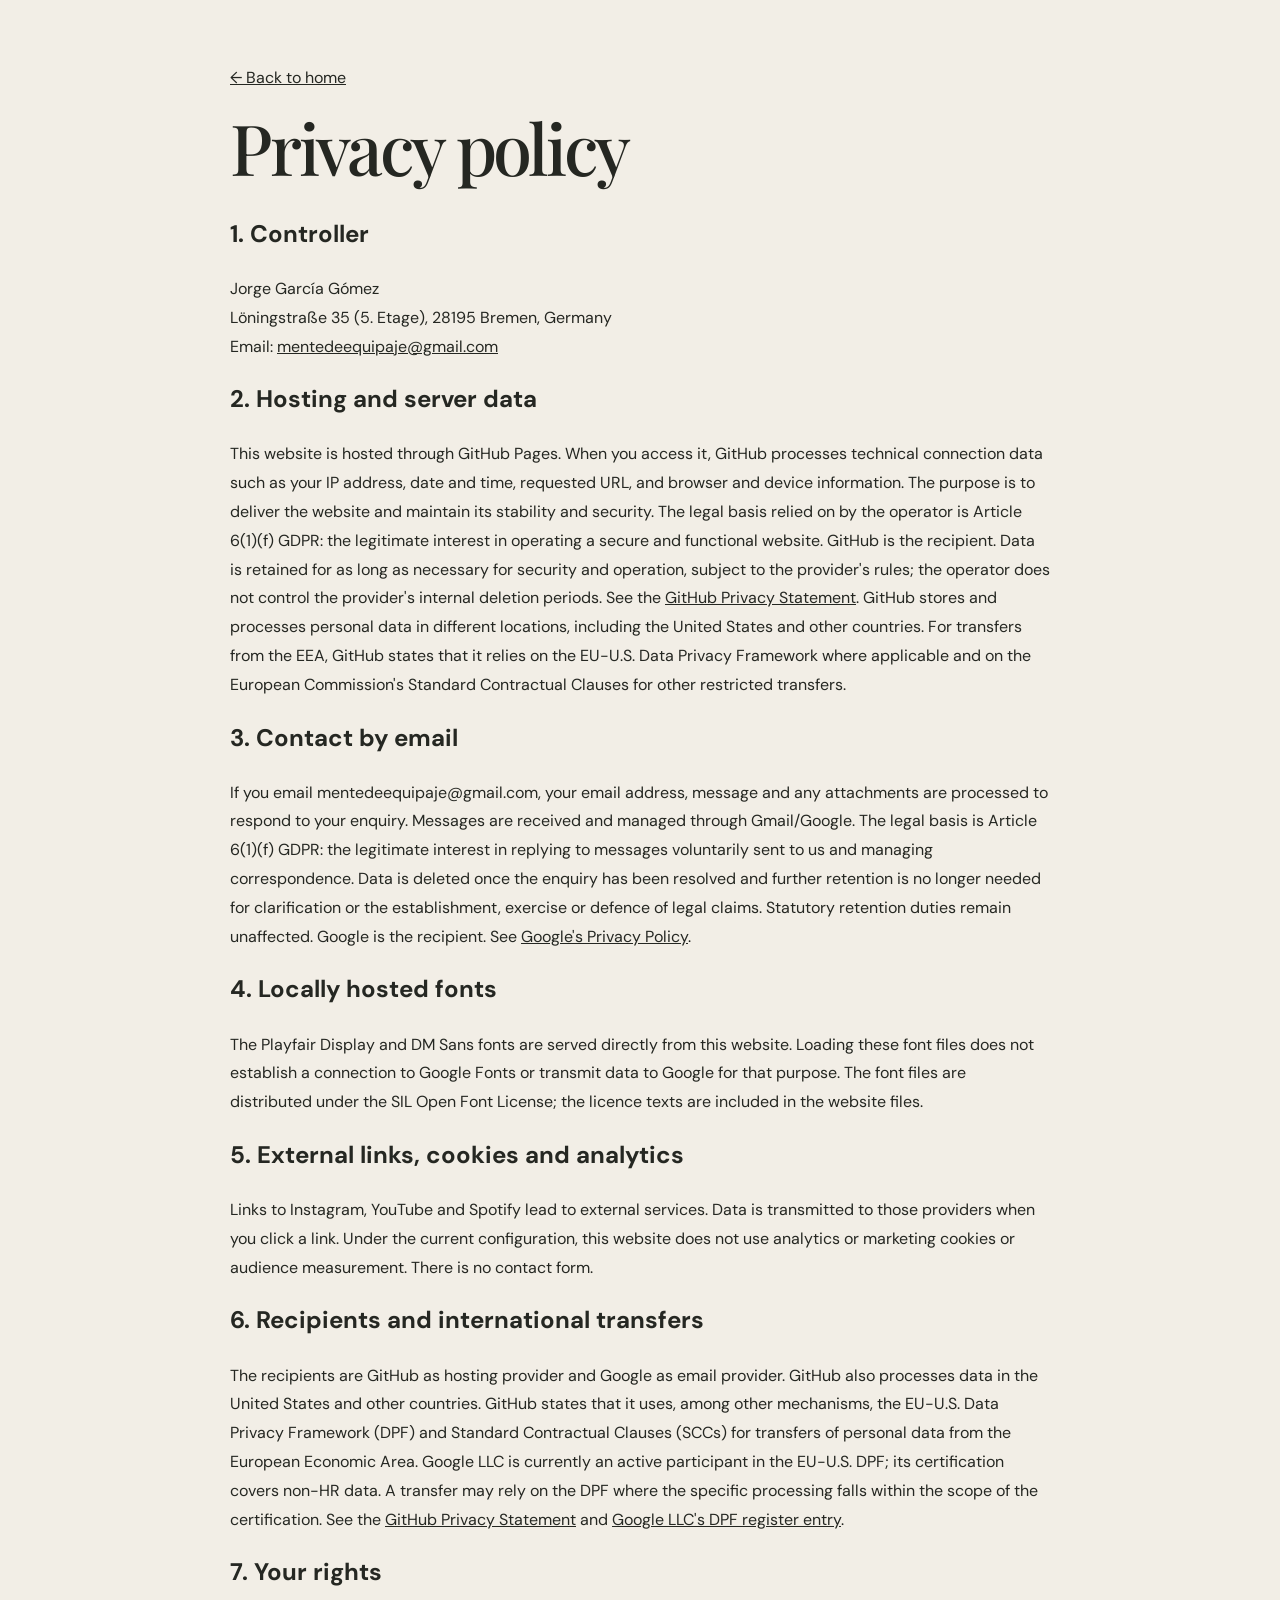
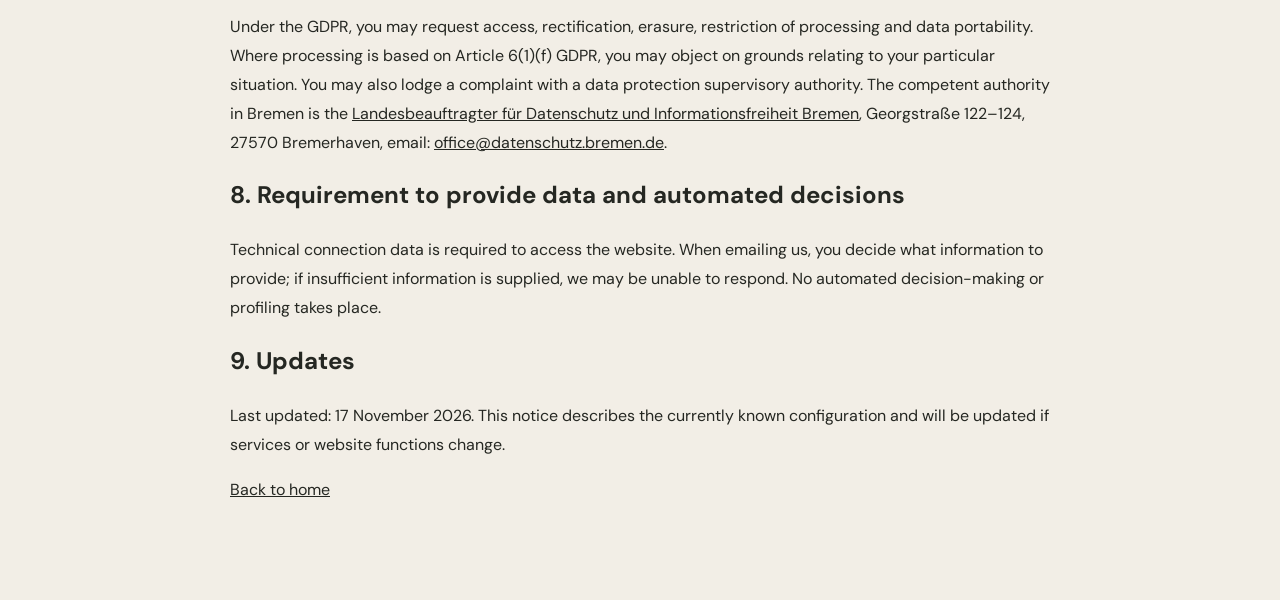
<file: en/privacy.html>
<!doctype html>
<html lang="en-GB"><head><meta charset="utf-8"><meta name="viewport" content="width=device-width, initial-scale=1"><meta name="robots" content="index, follow"><title>Privacy policy | Mente de Equipaje</title><meta name="description" content="Privacy information for Mente de Equipaje, including hosting, email, locally hosted fonts and data protection rights."><link rel="canonical" href="https://mentedeequipaje.com/en/privacy.html"><link rel="alternate" hreflang="es" href="https://mentedeequipaje.com/es/privacidad.html"><link rel="alternate" hreflang="de" href="https://mentedeequipaje.com/datenschutz.html"><link rel="alternate" hreflang="en-GB" href="https://mentedeequipaje.com/en/privacy.html"><link rel="alternate" hreflang="x-default" href="https://mentedeequipaje.com/es/privacidad.html"><link rel="icon" type="image/svg+xml" href="/assets/icons/favicon.svg"><link rel="stylesheet" href="../css/styles.css?v=20261117-6"></head><body><main class="section-shell" style="max-width:820px;padding-top:64px;padding-bottom:80px;line-height:1.8"><p><a href="../">← Back to home</a></p><h1>Privacy policy</h1>
<h2>1. Controller</h2><p>Jorge García Gómez<br>Löningstraße 35 (5. Etage), 28195 Bremen, Germany<br>Email: <a href="mailto:mentedeequipaje@gmail.com">mentedeequipaje@gmail.com</a></p>
<h2>2. Hosting and server data</h2><p>This website is hosted through GitHub Pages. When you access it, GitHub processes technical connection data such as your IP address, date and time, requested URL, and browser and device information. The purpose is to deliver the website and maintain its stability and security. The legal basis relied on by the operator is Article 6(1)(f) GDPR: the legitimate interest in operating a secure and functional website. GitHub is the recipient. Data is retained for as long as necessary for security and operation, subject to the provider's rules; the operator does not control the provider's internal deletion periods. See the <a href="https://docs.github.com/en/site-policy/privacy-policies/github-privacy-statement">GitHub Privacy Statement</a>. GitHub stores and processes personal data in different locations, including the United States and other countries. For transfers from the EEA, GitHub states that it relies on the EU-U.S. Data Privacy Framework where applicable and on the European Commission's Standard Contractual Clauses for other restricted transfers.</p>
<h2>3. Contact by email</h2><p>If you email mentedeequipaje@gmail.com, your email address, message and any attachments are processed to respond to your enquiry. Messages are received and managed through Gmail/Google. The legal basis is Article 6(1)(f) GDPR: the legitimate interest in replying to messages voluntarily sent to us and managing correspondence. Data is deleted once the enquiry has been resolved and further retention is no longer needed for clarification or the establishment, exercise or defence of legal claims. Statutory retention duties remain unaffected. Google is the recipient. See <a href="https://policies.google.com/privacy">Google's Privacy Policy</a>.</p>
<h2>4. Locally hosted fonts</h2><p>The Playfair Display and DM Sans fonts are served directly from this website. Loading these font files does not establish a connection to Google Fonts or transmit data to Google for that purpose. The font files are distributed under the SIL Open Font License; the licence texts are included in the website files.</p>
<h2>5. External links, cookies and analytics</h2><p>Links to Instagram, YouTube and Spotify lead to external services. Data is transmitted to those providers when you click a link. Under the current configuration, this website does not use analytics or marketing cookies or audience measurement. There is no contact form.</p>
<h2>6. Recipients and international transfers</h2><p>The recipients are GitHub as hosting provider and Google as email provider. GitHub also processes data in the United States and other countries. GitHub states that it uses, among other mechanisms, the EU-U.S. Data Privacy Framework (DPF) and Standard Contractual Clauses (SCCs) for transfers of personal data from the European Economic Area. Google LLC is currently an active participant in the EU-U.S. DPF; its certification covers non-HR data. A transfer may rely on the DPF where the specific processing falls within the scope of the certification. See the <a href="https://docs.github.com/en/site-policy/privacy-policies/github-general-privacy-statement">GitHub Privacy Statement</a> and <a href="https://www.dataprivacyframework.gov/participant/5780">Google LLC's DPF register entry</a>.</p>
<h2>7. Your rights</h2><p>Under the GDPR, you may request access, rectification, erasure, restriction of processing and data portability. Where processing is based on Article 6(1)(f) GDPR, you may object on grounds relating to your particular situation. You may also lodge a complaint with a data protection supervisory authority. The competent authority in Bremen is the <a href="https://www.datenschutz.bremen.de/">Landesbeauftragter für Datenschutz und Informationsfreiheit Bremen</a>, Georgstraße 122–124, 27570 Bremerhaven, email: <a href="mailto:office@datenschutz.bremen.de">office@datenschutz.bremen.de</a>.</p>
<h2>8. Requirement to provide data and automated decisions</h2><p>Technical connection data is required to access the website. When emailing us, you decide what information to provide; if insufficient information is supplied, we may be unable to respond. No automated decision-making or profiling takes place.</p>
<h2>9. Updates</h2><p>Last updated: 17 November 2026. This notice describes the currently known configuration and will be updated if services or website functions change.</p><p><a href="../">Back to home</a></p></main></body></html>
</file>
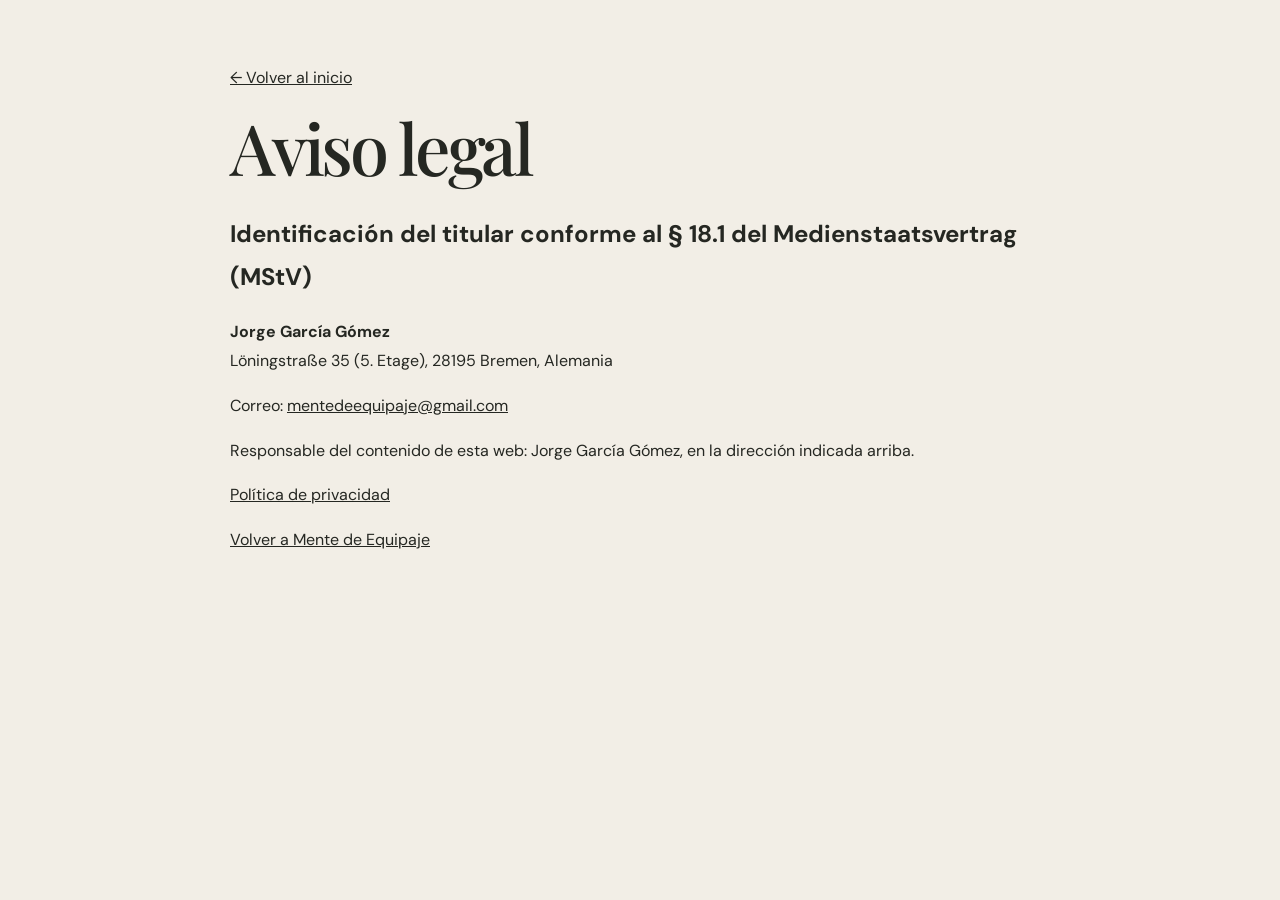
<file: es/aviso-legal.html>
<!doctype html>
<html lang="es"><head><meta charset="utf-8"><meta name="viewport" content="width=device-width, initial-scale=1"><meta name="robots" content="index, follow"><meta name="theme-color" content="#f2eee6"><title>Aviso legal | Mente de Equipaje</title><meta name="description" content="Identificación del titular y datos de contacto de Mente de Equipaje."><link rel="canonical" href="https://mentedeequipaje.com/es/aviso-legal.html"><link rel="alternate" hreflang="es" href="https://mentedeequipaje.com/es/aviso-legal.html"><link rel="alternate" hreflang="de" href="https://mentedeequipaje.com/impressum.html"><link rel="alternate" hreflang="en-GB" href="https://mentedeequipaje.com/en/imprint.html"><link rel="alternate" hreflang="x-default" href="https://mentedeequipaje.com/es/aviso-legal.html"><link rel="icon" type="image/svg+xml" href="/assets/icons/favicon.svg"><link rel="stylesheet" href="../css/styles.css?v=20261117-6"></head><body><main class="section-shell" style="max-width:820px;padding-top:64px;padding-bottom:80px;line-height:1.8"><p><a href="../">← Volver al inicio</a></p><h1>Aviso legal</h1><h2>Identificación del titular conforme al § 18.1 del Medienstaatsvertrag (MStV)</h2><p><strong>Jorge García Gómez</strong><br>Löningstraße 35 (5. Etage), 28195 Bremen, Alemania</p><p>Correo: <a href="mailto:mentedeequipaje@gmail.com">mentedeequipaje@gmail.com</a></p><p>Responsable del contenido de esta web: Jorge García Gómez, en la dirección indicada arriba.</p><p><a href="privacidad.html">Política de privacidad</a></p><p><a href="../">Volver a Mente de Equipaje</a></p></main></body></html>
</file>
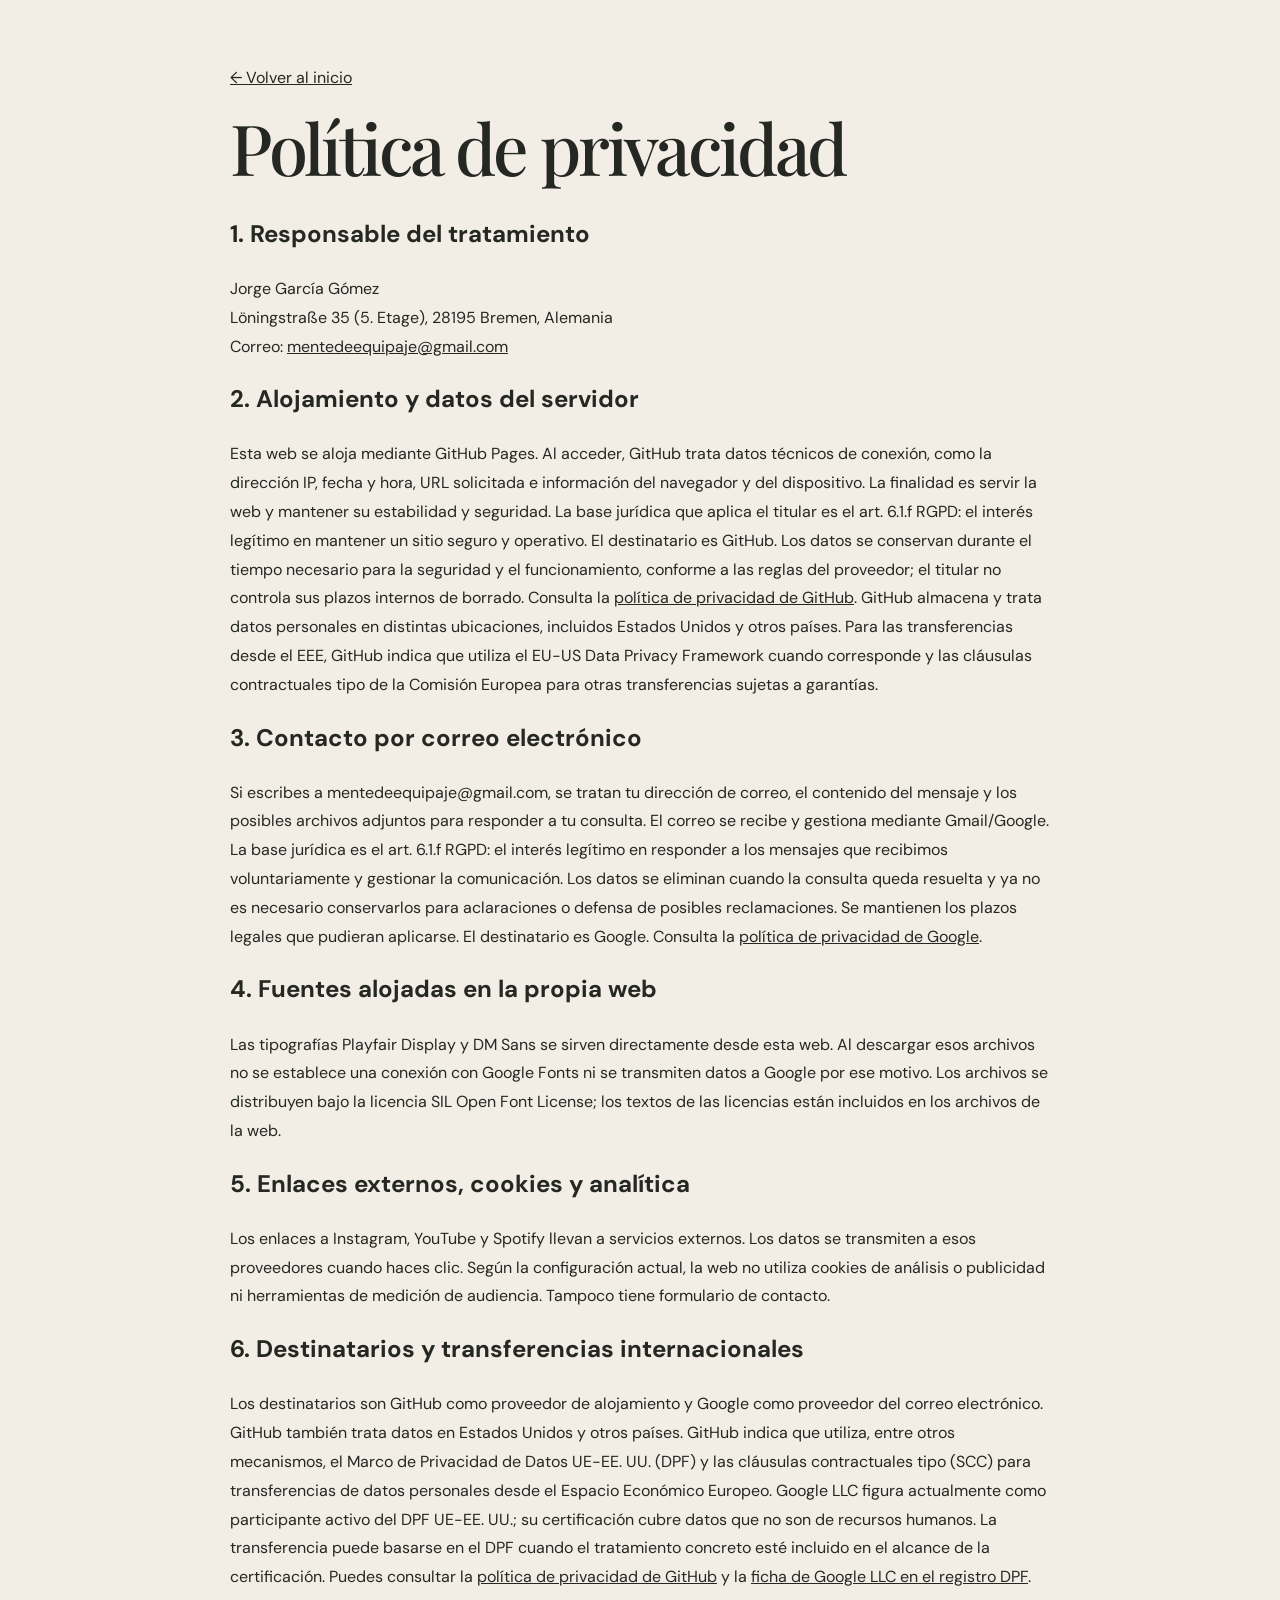
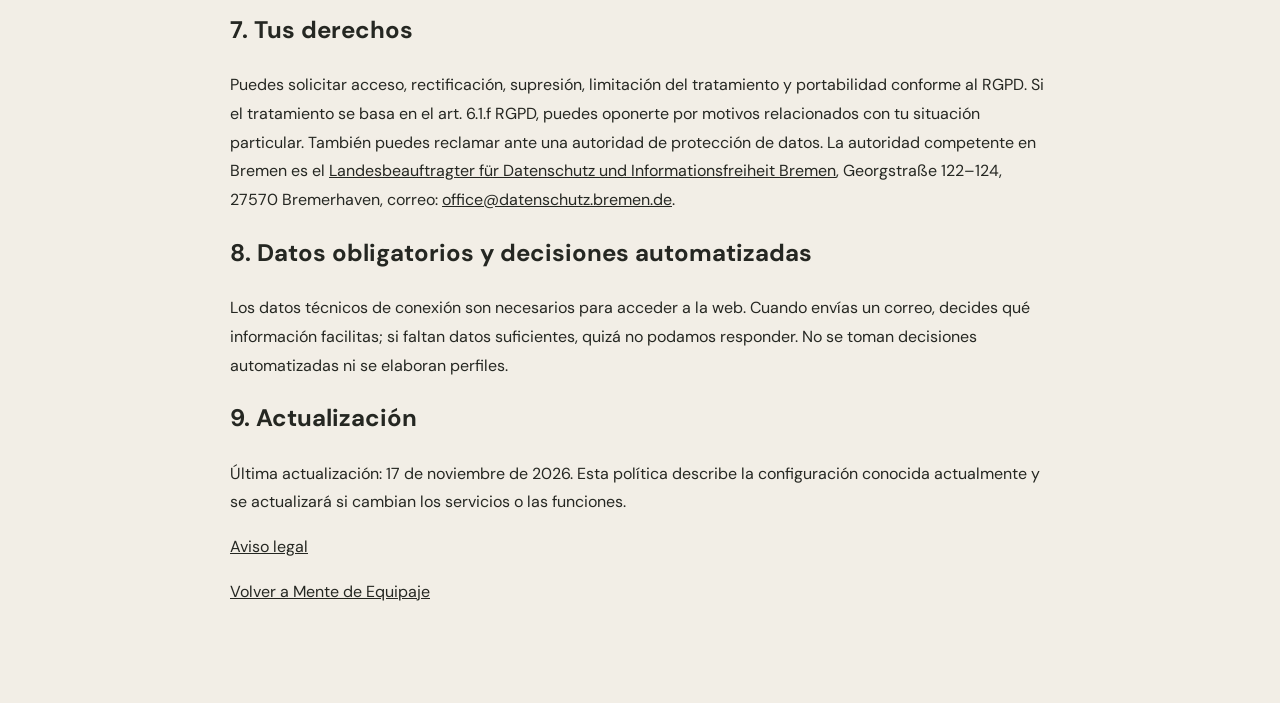
<file: es/privacidad.html>
<!doctype html>
<html lang="es"><head><meta charset="utf-8"><meta name="viewport" content="width=device-width, initial-scale=1"><meta name="robots" content="index, follow"><meta name="theme-color" content="#f2eee6"><title>Política de privacidad | Mente de Equipaje</title><meta name="description" content="Política de privacidad de Mente de Equipaje: alojamiento, correo, fuentes alojadas localmente y derechos de protección de datos."><link rel="canonical" href="https://mentedeequipaje.com/es/privacidad.html"><link rel="alternate" hreflang="es" href="https://mentedeequipaje.com/es/privacidad.html"><link rel="alternate" hreflang="de" href="https://mentedeequipaje.com/datenschutz.html"><link rel="alternate" hreflang="en-GB" href="https://mentedeequipaje.com/en/privacy.html"><link rel="alternate" hreflang="x-default" href="https://mentedeequipaje.com/es/privacidad.html"><link rel="icon" type="image/svg+xml" href="/assets/icons/favicon.svg"><link rel="stylesheet" href="../css/styles.css?v=20261117-6"></head><body><main class="section-shell" style="max-width:820px;padding-top:64px;padding-bottom:80px;line-height:1.8"><p><a href="../">← Volver al inicio</a></p><h1>Política de privacidad</h1>
<h2>1. Responsable del tratamiento</h2><p>Jorge García Gómez<br>Löningstraße 35 (5. Etage), 28195 Bremen, Alemania<br>Correo: <a href="mailto:mentedeequipaje@gmail.com">mentedeequipaje@gmail.com</a></p>
<h2>2. Alojamiento y datos del servidor</h2><p>Esta web se aloja mediante GitHub Pages. Al acceder, GitHub trata datos técnicos de conexión, como la dirección IP, fecha y hora, URL solicitada e información del navegador y del dispositivo. La finalidad es servir la web y mantener su estabilidad y seguridad. La base jurídica que aplica el titular es el art. 6.1.f RGPD: el interés legítimo en mantener un sitio seguro y operativo. El destinatario es GitHub. Los datos se conservan durante el tiempo necesario para la seguridad y el funcionamiento, conforme a las reglas del proveedor; el titular no controla sus plazos internos de borrado. Consulta la <a href="https://docs.github.com/en/site-policy/privacy-policies/github-privacy-statement">política de privacidad de GitHub</a>. GitHub almacena y trata datos personales en distintas ubicaciones, incluidos Estados Unidos y otros países. Para las transferencias desde el EEE, GitHub indica que utiliza el EU-US Data Privacy Framework cuando corresponde y las cláusulas contractuales tipo de la Comisión Europea para otras transferencias sujetas a garantías.</p>
<h2>3. Contacto por correo electrónico</h2><p>Si escribes a mentedeequipaje@gmail.com, se tratan tu dirección de correo, el contenido del mensaje y los posibles archivos adjuntos para responder a tu consulta. El correo se recibe y gestiona mediante Gmail/Google. La base jurídica es el art. 6.1.f RGPD: el interés legítimo en responder a los mensajes que recibimos voluntariamente y gestionar la comunicación. Los datos se eliminan cuando la consulta queda resuelta y ya no es necesario conservarlos para aclaraciones o defensa de posibles reclamaciones. Se mantienen los plazos legales que pudieran aplicarse. El destinatario es Google. Consulta la <a href="https://policies.google.com/privacy">política de privacidad de Google</a>.</p>
<h2>4. Fuentes alojadas en la propia web</h2><p>Las tipografías Playfair Display y DM Sans se sirven directamente desde esta web. Al descargar esos archivos no se establece una conexión con Google Fonts ni se transmiten datos a Google por ese motivo. Los archivos se distribuyen bajo la licencia SIL Open Font License; los textos de las licencias están incluidos en los archivos de la web.</p>
<h2>5. Enlaces externos, cookies y analítica</h2><p>Los enlaces a Instagram, YouTube y Spotify llevan a servicios externos. Los datos se transmiten a esos proveedores cuando haces clic. Según la configuración actual, la web no utiliza cookies de análisis o publicidad ni herramientas de medición de audiencia. Tampoco tiene formulario de contacto.</p>
<h2>6. Destinatarios y transferencias internacionales</h2><p>Los destinatarios son GitHub como proveedor de alojamiento y Google como proveedor del correo electrónico. GitHub también trata datos en Estados Unidos y otros países. GitHub indica que utiliza, entre otros mecanismos, el Marco de Privacidad de Datos UE-EE. UU. (DPF) y las cláusulas contractuales tipo (SCC) para transferencias de datos personales desde el Espacio Económico Europeo. Google LLC figura actualmente como participante activo del DPF UE-EE. UU.; su certificación cubre datos que no son de recursos humanos. La transferencia puede basarse en el DPF cuando el tratamiento concreto esté incluido en el alcance de la certificación. Puedes consultar la <a href="https://docs.github.com/en/site-policy/privacy-policies/github-general-privacy-statement">política de privacidad de GitHub</a> y la <a href="https://www.dataprivacyframework.gov/participant/5780">ficha de Google LLC en el registro DPF</a>.</p>
<h2>7. Tus derechos</h2><p>Puedes solicitar acceso, rectificación, supresión, limitación del tratamiento y portabilidad conforme al RGPD. Si el tratamiento se basa en el art. 6.1.f RGPD, puedes oponerte por motivos relacionados con tu situación particular. También puedes reclamar ante una autoridad de protección de datos. La autoridad competente en Bremen es el <a href="https://www.datenschutz.bremen.de/">Landesbeauftragter für Datenschutz und Informationsfreiheit Bremen</a>, Georgstraße 122–124, 27570 Bremerhaven, correo: <a href="mailto:office@datenschutz.bremen.de">office@datenschutz.bremen.de</a>.</p>
<h2>8. Datos obligatorios y decisiones automatizadas</h2><p>Los datos técnicos de conexión son necesarios para acceder a la web. Cuando envías un correo, decides qué información facilitas; si faltan datos suficientes, quizá no podamos responder. No se toman decisiones automatizadas ni se elaboran perfiles.</p>
<h2>9. Actualización</h2><p>Última actualización: 17 de noviembre de 2026. Esta política describe la configuración conocida actualmente y se actualizará si cambian los servicios o las funciones.</p><p><a href="aviso-legal.html">Aviso legal</a></p><p><a href="../">Volver a Mente de Equipaje</a></p></main></body></html>
</file>
<file: css/styles.css>
/* Self-hosted Google Fonts. Original font files and OFL licences are in assets/fonts/. */
@font-face {
  font-family: "DM Sans";
  font-style: normal;
  font-weight: 100 1000;
  font-display: swap;
  src: url("../assets/fonts/DM-Sans[opsz,wght].ttf") format("truetype");
}
@font-face {
  font-family: "Playfair Display";
  font-style: normal;
  font-weight: 400 900;
  font-display: swap;
  src: url("../assets/fonts/PlayfairDisplay[wght].ttf") format("truetype");
}

:root {
  --ink: #252722;
  --paper: #f2eee6;
  --paper-deep: #e8e1d5;
  --earth: #b58a61;
  --sage: #898c83;
  --muted: #62615a;
  --line: rgba(37, 39, 34, .18);
  --serif: "Playfair Display", Georgia, serif;
  --sans: "DM Sans", Arial, sans-serif;
}
* { box-sizing: border-box; }
html { scroll-behavior: smooth; }
body { margin: 0; background: var(--paper); color: var(--ink); font-family: var(--sans); line-height: 1.65; -webkit-font-smoothing: antialiased; }
a { color: inherit; }
.skip-link { position: absolute; top: -50px; left: 16px; z-index: 10; padding: 12px 16px; background: var(--ink); color: var(--paper); }
.skip-link:focus { top: 16px; }
.sr-only { position: absolute; width: 1px; height: 1px; padding: 0; margin: -1px; overflow: hidden; clip: rect(0,0,0,0); white-space: nowrap; border: 0; }
.section-shell { width: min(1160px, calc(100% - 64px)); margin-inline: auto; }
.site-header { min-height: 94px; width: min(1320px, calc(100% - 64px)); margin: auto; display: flex; align-items: center; justify-content: space-between; border-bottom: 1px solid var(--line); position: sticky; top: 0; z-index: 1000; background: var(--paper); }
.wordmark { display: inline-flex; align-items: center; text-decoration: none; }
.wordmark-name { font-family: var(--serif); font-size: clamp(21px, 2.1vw, 27px); line-height: 1.1; font-weight: 600; letter-spacing: -.045em; color: var(--ink); }
.site-nav { display: flex; gap: clamp(20px, 3.5vw, 48px); }
.site-nav a, .footer-links a { text-decoration: none; font-size: 13px; letter-spacing: .025em; }
.site-nav a { padding: 12px 0; position: relative; }
.site-nav a::after { content: ""; position: absolute; height: 1px; background: var(--earth); bottom: 5px; left: 0; width: 0; transition: width .25s ease; }
.site-nav a:hover::after, .site-nav a:focus-visible::after { width: 100%; }
.menu-toggle { display: none; }
.hero { min-height: 660px; padding-top: 94px; padding-bottom: 54px; display: grid; grid-template-columns: 1.12fr .88fr; align-items: center; column-gap: 7%; position: relative; }
.hero-copy { max-width: 620px; padding-bottom: 45px; }
.eyebrow { margin: 0 0 24px; display: flex; align-items: center; gap: 12px; font-size: 11px; font-weight: 700; letter-spacing: .19em; text-transform: uppercase; color: var(--muted); }
.eyebrow-line { width: 28px; height: 1px; background: var(--earth); display: inline-block; }
h1, h2, h3, p { margin-top: 0; }
h1 { font-family: var(--serif); font-size: clamp(48px, 5.5vw, 76px); line-height: 1.08; letter-spacing: -.045em; font-weight: 500; margin-bottom: 27px; }
h1 em { color: #8d765f; font-weight: 400; }
.hero-intro { max-width: 480px; color: #64645d; font-size: 15px; line-height: 1.85; margin-bottom: 30px; }
.text-link { display: inline-flex; align-items: center; gap: 18px; padding-bottom: 8px; border-bottom: 1px solid var(--earth); text-decoration: none; font-size: 13px; font-weight: 700; letter-spacing: .035em; }
.text-link span { color: var(--earth); font-size: 16px; transition: transform .2s ease; }
.text-link:hover span { transform: translate(3px, -3px); }
.hero-art { width: 100%; aspect-ratio: .91; max-height: 455px; position: relative; overflow: hidden; background: #d9d0c2; isolation: isolate; }
.hero-art::before { content: ""; position: absolute; inset: 0; background: linear-gradient(145deg, rgba(255,255,255,.18), transparent 48%), repeating-linear-gradient(0deg, transparent 0 39px, rgba(37,39,34,.055) 40px); }
.art-sun { position: absolute; width: 43%; aspect-ratio: 1; border-radius: 50%; background: #b58a61; top: 16%; left: 28%; opacity: .9; }
.art-orbit { position: absolute; border: 1px solid rgba(37,39,34,.45); border-radius: 50%; transform: rotate(-32deg); z-index: 1; }
.orbit-one { width: 120%; height: 48%; left: -12%; top: 29%; }
.orbit-two { width: 112%; height: 72%; left: -6%; top: 14%; transform: rotate(48deg); border-color: rgba(242,238,230,.8); }
.art-path { position: absolute; width: 52%; height: 135%; left: 27%; top: -18%; border: 1px solid rgba(37,39,34,.5); border-radius: 48%; transform: rotate(27deg); z-index: 2; }
.art-path::after { content: ""; position: absolute; width: 11px; height: 11px; border-radius: 50%; background: var(--paper); top: 19%; left: 12%; box-shadow: 0 0 0 7px rgba(242,238,230,.2); }
.art-note { position: absolute; z-index: 3; font-family: var(--serif); font-style: italic; font-size: 13px; color: var(--ink); }
.note-top { top: 11%; left: 9%; }
.note-bottom { bottom: 13%; right: 8%; }
.art-index { position: absolute; z-index: 3; bottom: 25px; left: 25px; font-size: 10px; letter-spacing: .16em; text-transform: uppercase; }
.hero-bottom { position: absolute; bottom: 20px; left: 0; right: 0; display: flex; justify-content: space-between; align-items: center; font-size: 12px; letter-spacing: .12em; text-transform: uppercase; color: var(--muted); }
.hero-bottom a { text-decoration: none; font-size: 20px; color: var(--earth); }
.intro-band { background: var(--paper-deep); padding: 75px 0 82px; }
.intro-grid { display: grid; grid-template-columns: .4fr 1.6fr; gap: 7%; align-items: start; }
.intro-grid .eyebrow { margin-top: 13px; }
.intro-statement { max-width: 780px; margin: 0; font-family: var(--serif); font-size: clamp(27px, 3.3vw, 43px); line-height: 1.32; letter-spacing: -.025em; }
.content-section { padding-top: 105px; padding-bottom: 110px; }
.section-heading { display: flex; justify-content: space-between; align-items: flex-start; border-bottom: 1px solid var(--line); margin-bottom: 35px; }
.section-heading .eyebrow { margin-bottom: 12px; }
.section-heading h2, .about-copy h2 { font-family: var(--serif); font-weight: 500; letter-spacing: -.035em; font-size: clamp(38px, 4.5vw, 56px); margin: 0 0 27px; }
.section-number { font-size: 11px; color: #76543b; letter-spacing: .12em; padding-top: 8px; }
.feature-panel { background: #dcd3c5; min-height: 290px; padding: 38px 5%; display: grid; grid-template-columns: .75fr 1.5fr .5fr; align-items: center; gap: 30px; position: relative; overflow: hidden; }
.feature-index, .note-label { align-self: start; font-size: 10px; font-weight: 700; letter-spacing: .17em; color: #5d554b; }
.feature-content { max-width: 500px; position: relative; z-index: 1; }
.feature-content h3 { font-family: var(--serif); font-size: clamp(28px, 3vw, 39px); line-height: 1.2; font-weight: 500; margin-bottom: 16px; }
.feature-content p, .quiet-note p, .conversation-copy p, .about-copy p { font-size: 13px; line-height: 1.9; color: #62615a; }
.feature-content p { max-width: 440px; margin-bottom: 0; }
.quiet-grid { display: grid; grid-template-columns: 1fr 1fr; gap: 10%; align-items: start; padding: 18px 4% 0; }
.large-note { max-width: 440px; font-family: var(--serif); font-size: clamp(27px, 3vw, 38px); line-height: 1.35; }
.quiet-note { max-width: 400px; padding-top: 8px; }
.note-label { display: block; margin-bottom: 22px; }
.note-status { display: inline-block; margin-top: 10px; font-size: 12px; letter-spacing: .1em; text-transform: uppercase; color: #76543b; }
.conversation-section { background: var(--ink); color: var(--paper); padding: 105px 0; }
.conversation-grid { display: grid; grid-template-columns: 1.1fr .9fr; gap: 12%; align-items: center; }
.eyebrow-light { color: #b9b3a8; }
.conversation-grid h2 { max-width: 600px; font-family: var(--serif); font-size: clamp(38px, 4.4vw, 56px); font-weight: 400; line-height: 1.2; letter-spacing: -.035em; margin: 0; }
.conversation-copy p { color: #c1bdb4; }
.light-status { color: #d0a77d; }
.about-section { padding-top: 110px; padding-bottom: 120px; display: grid; grid-template-columns: .65fr 1.35fr; gap: 8%; }
.about-label { display: flex; flex-direction: column; justify-content: space-between; }
.about-label .eyebrow { max-width: 180px; line-height: 1.7; }
.about-copy { max-width: 690px; }
.about-copy h2 { line-height: 1.18; margin-bottom: 26px; }
.about-copy p { max-width: 620px; }
.about-copy .text-link { margin-top: 16px; }
.site-footer { background: #e7e0d5; }
.footer-top { min-height: 190px; display: flex; justify-content: space-between; align-items: center; }
.footer-wordmark { font-family: var(--serif); font-size: 35px; line-height: 1.04; text-decoration: none; letter-spacing: -.04em; }
.footer-wordmark em { color: #8d765f; font-weight: 400; }
.footer-links { display: flex; gap: 30px; }
.footer-links a { border-bottom: 1px solid transparent; padding-bottom: 5px; }
.footer-links a:hover { border-color: var(--earth); }
.footer-bottom { border-top: 1px solid var(--line); min-height: 60px; display: flex; justify-content: space-between; align-items: center; font-size: 12px; color: var(--muted); letter-spacing: .08em; text-transform: uppercase; }
@media (max-width: 980px) {
  .section-shell, .site-header { width: min(100% - 40px, 600px); }
  .site-header { min-height: 78px; }
  .menu-toggle { display: flex; flex-direction: column; gap: 6px; border: 0; background: none; padding: 12px 0 12px 12px; cursor: pointer; }
  .menu-toggle span:not(.sr-only) { display: block; width: 23px; height: 1px; background: var(--ink); }
  .site-nav { display: none; position: absolute; top: 77px; left: -20px; right: -20px; padding: 18px 20px 25px; background: var(--paper); border-bottom: 1px solid var(--line); flex-direction: column; gap: 5px; }
  .site-nav.is-open { display: flex; }
  .site-nav a { padding: 10px 0; }
  .hero { min-height: auto; padding-top: 70px; padding-bottom: 78px; grid-template-columns: 1fr; gap: 35px; }
  .hero-copy { padding-bottom: 0; }
  h1 { font-size: clamp(45px, 12vw, 65px); }
  .hero-art { max-height: 380px; aspect-ratio: 1.15; width: 100%; }
  .hero-bottom { bottom: 23px; }
  .intro-band { padding: 55px 0; }
  .intro-grid, .conversation-grid, .about-section { grid-template-columns: 1fr; gap: 28px; }
  .intro-grid .eyebrow { margin: 0; }
  .content-section { padding-top: 75px; padding-bottom: 80px; }
  .feature-panel { grid-template-columns: 1fr; gap: 30px; padding: 30px; }
  .feature-content { padding-bottom: 35px; }
  .quiet-grid { grid-template-columns: 1fr; gap: 12px; padding-inline: 0; }
  .conversation-section { padding: 75px 0; }
  .about-section { padding-top: 80px; padding-bottom: 85px; }
  .about-label { flex-direction: row; align-items: flex-start; }
  .about-label .section-number { padding-top: 0; }
  .footer-top { min-height: 190px; align-items: flex-start; justify-content: center; flex-direction: column; gap: 30px; padding-top: 35px; padding-bottom: 35px; }
  .footer-links { flex-wrap: wrap; gap: 18px 25px; }
}
@media (prefers-reduced-motion: reduce) {
  html { scroll-behavior: auto; }
  *, *::before, *::after { transition-duration: .01ms !important; animation-duration: .01ms !important; }
}


/* Identidad visual: una maleta llena de historias */
:root {
  --leather: #76543b;
  --leather-dark: #503827;
  --paper-aged: #e6d7bd;
  --ticket: #f7f0e3;
  --stamp: #9b6048;
}
.hero-art {
  aspect-ratio: .91;
  max-height: 455px;
  background:
    radial-gradient(ellipse at 50% 40%, rgba(255,255,255,.45), transparent 62%),
    #d8cbb8;
  overflow: hidden;
}
.hero-art::before {
  background:
    repeating-linear-gradient(0deg, transparent 0 34px, rgba(80,56,39,.035) 35px),
    linear-gradient(135deg, rgba(255,255,255,.2), transparent 55%);
}
.art-caption {
  position: absolute;
  z-index: 4;
  color: #594634;
  font-family: var(--serif);
  font-style: italic;
  font-size: 13px;
}
.caption-top { top: 8%; left: 8%; }
.caption-bottom { right: 7%; bottom: 12%; }
.art-index {
  bottom: 20px;
  left: 22px;
  color: rgba(55,43,32,.72);
}
.suitcase-scene {
  position: absolute;
  width: 76%;
  height: 60%;
  left: 12%;
  top: 23%;
  filter: drop-shadow(0 18px 13px rgba(58,39,25,.2));
}
.suitcase-handle {
  position: absolute;
  z-index: 1;
  width: 27%;
  height: 19%;
  top: -8%;
  left: 36.5%;
  border: 9px solid #68482f;
  border-bottom: 0;
  border-radius: 13px 13px 0 0;
}
.suitcase-lid {
  position: absolute;
  left: 2%;
  top: 0;
  width: 96%;
  height: 43%;
  overflow: hidden;
  border: 7px solid #68482f;
  border-radius: 18px 18px 8px 8px;
  background: linear-gradient(145deg, #a8794f, #795337 70%);
  transform: perspective(400px) rotateX(-9deg);
  box-shadow: inset 0 0 0 2px rgba(226,190,145,.28), inset 0 -12px 20px rgba(43,27,17,.12);
}
.lining-line {
  position: relative;
  display: block;
  height: 1px;
  margin: 13px 12px;
  background: rgba(238,213,178,.32);
}
.suitcase-base {
  position: absolute;
  left: 0;
  bottom: 0;
  width: 100%;
  height: 65%;
  border: 8px solid #68482f;
  border-radius: 9px 9px 22px 22px;
  background: linear-gradient(155deg, #a9784e 0%, #875d3d 55%, #68472f 100%);
  box-shadow: inset 0 0 0 2px rgba(232,196,151,.3), inset 0 -16px 25px rgba(46,29,17,.18);
}
.suitcase-seam {
  position: absolute;
  inset: 9px;
  border: 1px dashed rgba(238,211,176,.5);
  border-radius: 5px 5px 14px 14px;
}
.suitcase-lock {
  position: absolute;
  z-index: 5;
  width: 24px;
  height: 30px;
  top: -8px;
  left: calc(50% - 12px);
  border-radius: 4px 4px 8px 8px;
  background: linear-gradient(90deg, #b99a69, #e1c99b, #9a794e);
  box-shadow: 0 2px 4px rgba(0,0,0,.2);
}
.suitcase-corner {
  position: absolute;
  bottom: -2px;
  width: 23px;
  height: 23px;
  border: 3px solid #c39a68;
  border-top: 0;
}
.corner-left { left: 4px; border-left: 0; border-radius: 0 0 0 12px; }
.corner-right { right: 4px; border-right: 0; border-radius: 0 0 12px 0; }
.memory-passport, .memory-ticket, .memory-photo, .memory-letter, .memory-tag {
  position: absolute;
  z-index: 3;
  box-shadow: 0 5px 12px rgba(36,25,17,.2);
}
.memory-passport {
  top: 13%;
  left: 13%;
  width: 32%;
  height: 48%;
  padding: 12px 8px;
  transform: rotate(-12deg);
  border: 1px solid #b49a72;
  border-radius: 4px;
  background: linear-gradient(135deg, #49604e, #293f35);
  color: #e5d2a9;
  text-align: center;
}
.passport-mark { display: block; font-size: clamp(6px, .8vw, 9px); letter-spacing: .16em; }
.passport-globe { display: block; margin: 10px 0 7px; font-size: clamp(23px, 3vw, 34px); }
.passport-country { font-size: clamp(5px, .7vw, 8px); letter-spacing: .12em; }
.memory-ticket {
  top: 5%;
  right: 9%;
  width: 43%;
  height: 27%;
  padding: 9px 10px;
  transform: rotate(8deg);
  background: #f4e8d2;
  border: 1px dashed #ad8d68;
  color: #5a4a39;
}
.memory-ticket span, .memory-ticket small { display: block; font-size: clamp(5px, .7vw, 8px); letter-spacing: .12em; }
.memory-ticket strong { display: block; margin: 5px 0; font-family: var(--serif); font-size: clamp(12px, 1.5vw, 19px); font-weight: 600; }
.memory-photo {
  left: 42%;
  top: 32%;
  width: 26%;
  height: 33%;
  padding: 6px 6px 17px;
  transform: rotate(7deg);
  background: #f2eadb;
}
.memory-photo span {
  display: block;
  width: 100%;
  height: 100%;
  background:
    linear-gradient(160deg, transparent 45%, rgba(56,65,47,.6) 46% 63%, transparent 64%),
    linear-gradient(25deg, #a5a18a, #d1b994 48%, #75816d);
}
.memory-letter {
  right: 11%;
  bottom: 12%;
  width: 38%;
  height: 35%;
  padding: 10px;
  transform: rotate(10deg);
  background: #eee1ca;
  color: #806b53;
}
.memory-letter span { display: block; margin-bottom: 9px; font-family: var(--serif); font-style: italic; font-size: clamp(8px, 1vw, 12px); }
.memory-letter i { display: block; height: 1px; margin: 6px 0; background: rgba(91,71,49,.3); }
.memory-tag {
  left: 10%;
  bottom: 7%;
  width: 25%;
  height: 23%;
  padding: 7px;
  transform: rotate(-7deg);
  background: #d8c39e;
  color: #624c35;
  text-align: center;
  clip-path: polygon(0 0, 100% 0, 100% 100%, 0 100%, 0 0);
}
.memory-tag span, .memory-tag strong { display: block; font-size: clamp(6px, .8vw, 9px); letter-spacing: .12em; }
.memory-tag strong { margin-top: 5px; font-family: var(--serif); font-size: clamp(9px, 1.1vw, 13px); }
.feature-panel {
  background:
    linear-gradient(110deg, rgba(118,84,59,.10), transparent 55%),
    #e2d6c5;
}
.feature-panel::after {
  content: "POSTALES · RECUERDOS · EXPERIENCIAS";
  position: absolute;
  right: 4%;
  bottom: 24px;
  color: rgba(83,61,43,.55);
  font-size: 8px;
  letter-spacing: .16em;
}
.conversation-section { background: #3b342c; }
.site-footer { background: #e5d9c8; }
.footer-wordmark em { color: var(--leather); }
@media (max-width: 760px) {
  .hero-art { aspect-ratio: 1.08; max-height: 390px; }
  .suitcase-scene { width: 82%; left: 9%; top: 25%; height: 58%; }
  .memory-passport { padding: 8px 5px; }
  .memory-ticket { padding: 6px; }
  .memory-letter { padding: 7px; }
  .feature-panel::after { right: 30px; bottom: 18px; font-size: 9px; }
}


/* Interacción, accesibilidad y movimiento */
a:focus-visible,
button:focus-visible {
  outline: 2px solid var(--leather);
  outline-offset: 4px;
}
.menu-toggle {
  border-radius: 2px;
  transition: background-color .2s ease;
}
.menu-toggle:hover,
.menu-toggle:focus-visible {
  background: rgba(118, 84, 59, .08);
}
.menu-toggle span:not(.sr-only) {
  transition: transform .25s ease, opacity .2s ease;
}
.menu-toggle[aria-expanded="true"] span:not(.sr-only):nth-of-type(2) {
  transform: translateY(3.5px) rotate(45deg);
}
.menu-toggle[aria-expanded="true"] span:not(.sr-only):nth-of-type(3) {
  transform: translateY(-3.5px) rotate(-45deg);
}
.text-link,
.site-nav a,
.footer-links a {
  transition: color .2s ease, border-color .2s ease;
}
body.has-motion [data-reveal] {
  opacity: 0;
  transform: translateY(22px);
  transition: opacity .7s ease, transform .7s cubic-bezier(.2,.7,.2,1);
  transition-delay: var(--reveal-delay, 0ms);
}
body.has-motion [data-reveal].is-visible {
  opacity: 1;
  transform: translateY(0);
}
@keyframes suitcase-drift {
  0%, 100% { transform: translateY(0) rotate(0); }
  50% { transform: translateY(-5px) rotate(.35deg); }
}
.hero-art .suitcase-scene {
  animation: suitcase-drift 8s ease-in-out infinite;
}
@media (max-width: 760px) {
  .site-nav {
    box-shadow: 0 14px 20px rgba(37, 39, 34, .04);
  }
  .hero-art .suitcase-scene {
    animation-duration: 9s;
  }
}
@media (prefers-reduced-motion: reduce) {
  body.has-motion [data-reveal] {
    opacity: 1;
    transform: none;
    transition: none;
  }
  .hero-art .suitcase-scene {
    animation: none;
  }
  .menu-toggle span:not(.sr-only),
  .text-link,
  .site-nav a,
  .footer-links a {
    transition: none;
  }
}


/* Proyecto relacionado: Bildungsspuren */
.related-project {
  padding-top: 28px;
  padding-bottom: 112px;
}
.related-project-inner {
  display: grid;
  grid-template-columns: .65fr 1.35fr;
  gap: 8%;
  padding: 54px 6%;
  background: #e5d9c8;
  border-top: 1px solid rgba(80,56,39,.18);
  border-bottom: 1px solid rgba(80,56,39,.18);
}
.related-project-label {
  display: flex;
  flex-direction: column;
  justify-content: space-between;
  min-height: 190px;
}
.related-project-label .eyebrow {
  max-width: 180px;
  line-height: 1.7;
}
.related-project-mark {
  color: #8d765f;
  font-family: var(--serif);
  font-size: 22px;
  font-style: italic;
}
.related-project-content {
  max-width: 690px;
}
.related-project-kicker {
  margin-bottom: 14px;
  color: #806b53;
  font-size: 11px;
  font-weight: 700;
  letter-spacing: .17em;
  text-transform: uppercase;
}
.related-project-content h2 {
  margin: 0 0 20px;
  color: var(--ink);
  font-family: var(--serif);
  font-size: clamp(44px, 6vw, 68px);
  font-weight: 500;
  letter-spacing: -.045em;
  line-height: 1.05;
}
.related-project-content > p:not(.related-project-kicker) {
  max-width: 560px;
  margin-bottom: 26px;
  color: #66655e;
  font-size: 13px;
  line-height: 1.9;
}
.related-project-content .text-link {
  margin-top: 4px;
}
@media (max-width: 760px) {
  .related-project {
    padding-top: 0;
    padding-bottom: 78px;
  }
  .related-project-inner {
    grid-template-columns: 1fr;
    gap: 28px;
    padding: 34px 28px 40px;
  }
  .related-project-label {
    min-height: auto;
    flex-direction: row;
    align-items: flex-start;
  }
  .related-project-label .eyebrow {
    margin-bottom: 0;
  }
}


/* Enlace a proyecto relacionado en la navegación */
.site-nav .nav-project-link {
  display: flex;
  flex-direction: column;
  gap: 4px;
  margin-left: clamp(8px, 1.8vw, 24px);
  padding: 8px 0 8px 18px;
  border-left: 1px solid var(--line);
  text-decoration: none;
}
.site-nav .nav-project-link span {
  font-family: var(--serif);
  font-size: 13px;
  color: var(--ink);
}
.site-nav .nav-project-link small {
  max-width: 190px;
  color: var(--muted);
  font-size: 12px;
  line-height: 1.45;
}
@media (max-width: 760px) {
  .site-nav .nav-project-link {
    margin: 12px 0 0;
    padding: 14px 0 0;
    border-left: 0;
    border-top: 1px solid var(--line);
  }
  .site-nav .nav-project-link small { max-width: 260px; }
}


/* Separación clara del proyecto relacionado en el menú */
.site-nav {
  align-items: center;
  column-gap: clamp(18px, 2.5vw, 34px);
}
.site-nav .nav-project-link {
  flex: 0 0 auto;
  min-width: 185px;
  margin-left: 4px;
  padding: 9px 0 9px 20px;
  border-left: 1px solid rgba(37, 39, 34, .28);
  gap: 5px;
  line-height: 1.35;
}
.site-nav .nav-project-link::after {
  display: none;
}
.site-nav .nav-project-link span {
  display: block;
  line-height: 1.25;
  white-space: nowrap;
}
.site-nav .nav-project-link small {
  display: block;
  max-width: 185px;
  font-size: 12px;
  white-space: normal;
  line-height: 1.45;
}
@media (max-width: 980px) {
  .site-nav {
    align-items: stretch;
    row-gap: 5px;
  }
  .site-nav .nav-project-link {
    min-width: 0;
    margin: 12px 0 0;
    padding: 14px 0 0;
    border-left: 0;
    border-top: 1px solid rgba(37, 39, 34, .28);
  }
  .site-nav .nav-project-link span {
    white-space: normal;
  }
  .site-nav .nav-project-link small {
    max-width: 260px;
  }
}


/* Selector de idioma */
.language-switch {
  display: inline-flex;
  align-items: center;
  gap: 5px;
  flex: 0 0 auto;
  padding: 5px;
  border: 1px solid var(--line);
  white-space: nowrap;
}
.language-switch a,
.language-switch span {
  display: inline-flex;
  align-items: center;
  justify-content: center;
  min-width: 30px;
  min-height: 28px;
  padding: 3px 6px;
  color: var(--muted);
  font-size: 11px;
  line-height: 1;
  text-decoration: none;
}
.language-switch a:hover,
.language-switch [aria-current="page"] {
  background: var(--ink);
  color: var(--paper);
}
.language-switch .language-soon {
  color: #858077;
  cursor: not-allowed;
  opacity: .65;
}
@media (max-width: 980px) {
  .language-switch { align-self: flex-start; margin-top: 12px; }
}


/* Footer: enlaces agrupados y visibles en todos los tamaños */
.footer-link-groups {
  display: flex;
  flex-direction: column;
  align-items: flex-end;
  gap: 18px;
  min-width: 0;
}
.footer-links {
  display: flex;
  flex-wrap: wrap;
  justify-content: flex-end;
  gap: 14px 24px;
}
.footer-legal-links {
  display: flex;
  flex-wrap: wrap;
  justify-content: flex-end;
  gap: 12px 22px;
  padding-top: 13px;
  border-top: 1px solid var(--line);
}
.footer-legal-links a {
  color: var(--muted);
  font-size: 11px;
  letter-spacing: .08em;
  text-decoration: none;
}
.footer-legal-links a:hover,
.footer-legal-links a:focus-visible {
  color: var(--ink);
  text-decoration: underline;
  text-underline-offset: 4px;
}
@media (max-width: 980px) {
  .footer-top {
    min-height: 0;
    padding-top: 34px;
    padding-bottom: 30px;
    align-items: flex-start;
    flex-direction: column;
    gap: 25px;
  }
  .footer-link-groups {
    width: 100%;
    align-items: flex-start;
    gap: 18px;
  }
  .footer-links,
  .footer-legal-links {
    justify-content: flex-start;
  }
  .footer-links { gap: 13px 20px; }
}
</file>
